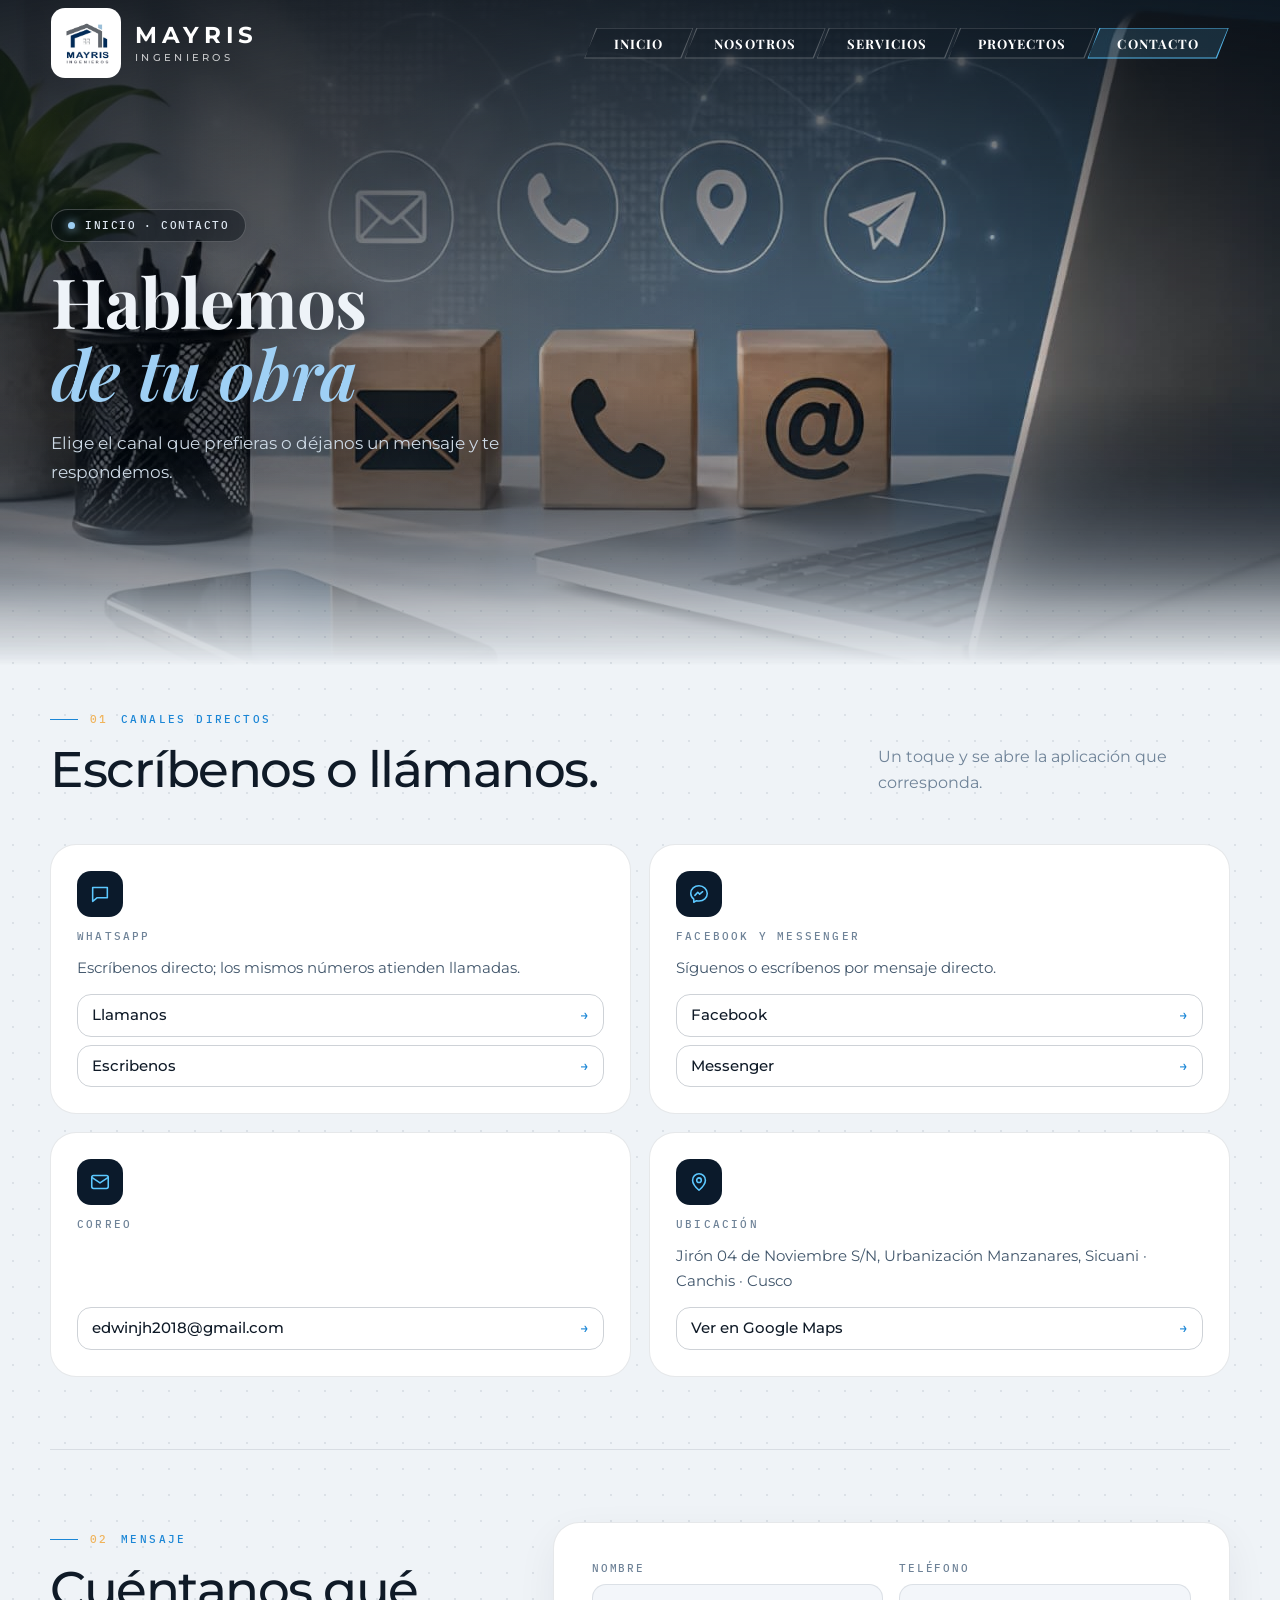
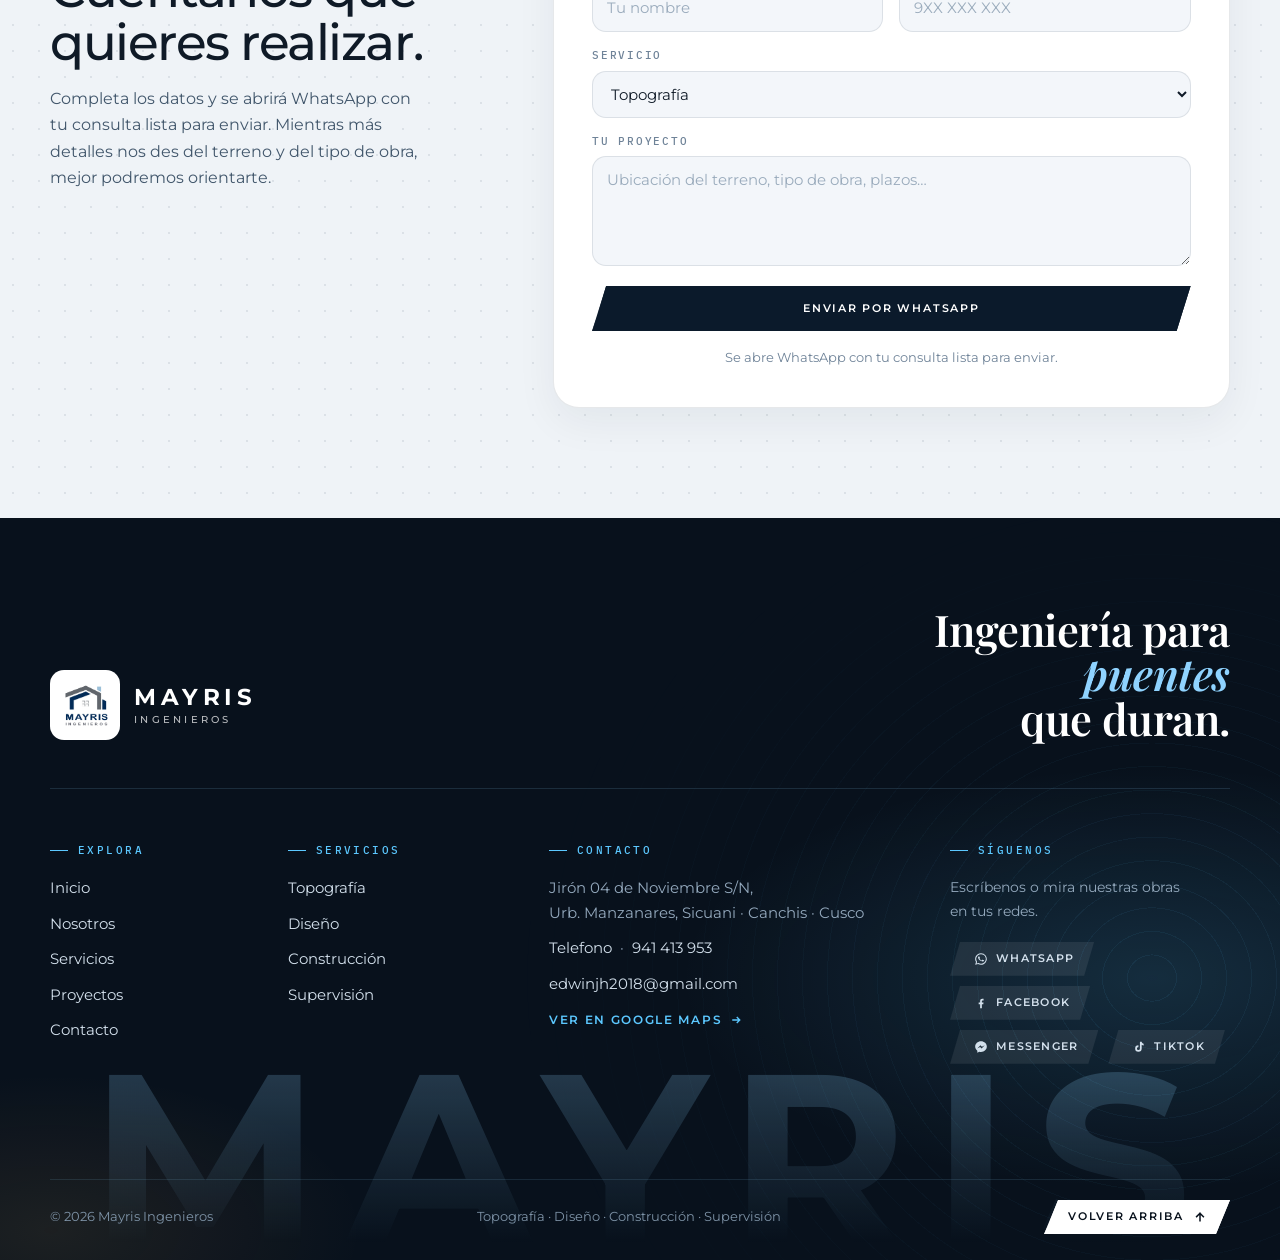
<file: contacto.html>
<!doctype html>
<html lang="es">
<head>
<meta charset="utf-8">
<meta name="viewport" content="width=device-width, initial-scale=1, viewport-fit=cover">
<title>Contacto | Mayris Ingenieros</title>
<meta name="description" content="Contacta a Mayris Ingenieros en Sicuani, Canchis – Cusco: WhatsApp, teléfono, correo y ubicación.">
<link rel="preconnect" href="https://fonts.googleapis.com">
<link rel="preconnect" href="https://fonts.gstatic.com" crossorigin>
<link rel="stylesheet" href="https://fonts.googleapis.com/css2?family=IBM+Plex+Mono:wght@400;500&family=Montserrat:wght@300;400;500;600;700&family=Playfair+Display:ital,wght@0,600;0,700;1,600&display=swap">
<link rel="stylesheet" href="style.css">
<link rel="stylesheet" href="pages.css">
</head>
<body data-page="contacto">

<div id="site-nav"></div>

<!-- ================= PORTADA ================= -->
<header class="hero hero-page" id="inicio">
  <img class="hero-bg" src="imagen/contacto.jpeg" alt="" decoding="async">
  <div class="hero-in">
    <div class="hero-top">
      <span class="pill"><i></i>Inicio · Contacto</span>
      <h1>Hablemos <br> <em>de tu obra</em></h1>
      <p class="lead">Elige el canal que prefieras o déjanos un mensaje y te respondemos.</p>
    </div>
  </div>
</header>

<main class="pg">

  <!-- ================= CANALES DIRECTOS ================= -->
  <section class="pg-section">
    <div class="pg-head">
      <div>
        <span class="kicker"><i>01</i> Canales directos</span>
        <h2>Escríbenos o llámanos.</h2>
      </div>
      <p>Un toque y se abre la aplicación que corresponda.</p>
    </div>

    <div class="channels">

      <div class="channel lift">
        <span class="ch-ico"><svg viewBox="0 0 24 24" aria-hidden="true"><path d="M4 5h16v11H9l-5 4z"/></svg></span>
        <span class="ch-label">WhatsApp</span>
        <p class="ch-text">Escríbenos directo; los mismos números atienden llamadas.</p>
        <div class="ch-links">
          <a href="https://wa.me/51941413953" target="_blank" rel="noopener">Llamanos</a>
          <a href="https://wa.me/51941413953" target="_blank" rel="noopener">Escribenos</a>
        </div>
      </div>

      <div class="channel lift">
        <span class="ch-ico"><svg viewBox="0 0 24 24" aria-hidden="true"><path d="M12 3C7 3 3 6.6 3 11.2c0 2.6 1.3 4.9 3.3 6.4V21l3-1.7c.9.2 1.8.4 2.7.4 5 0 9-3.6 9-8.2S17 3 12 3z"/><path d="M7.5 13.5l3.2-3.4 2 2 3.3-2.6"/></svg></span>
        <span class="ch-label">Facebook y Messenger</span>
        <p class="ch-text">Síguenos o escríbenos por mensaje directo.</p>
        <div class="ch-links">
          <a href="https://m.me/TU-PAGINA" data-social="facebook" target="_blank" rel="noopener">Facebook</a>
          <a href="https://m.me/TU-PAGINA" data-social="messenger" target="_blank" rel="noopener">Messenger</a>
        </div>
      </div>

      <div class="channel lift">
        <span class="ch-ico"><svg viewBox="0 0 24 24" aria-hidden="true"><rect x="3" y="5" width="18" height="14" rx="2"/><path d="M3 7l9 6 9-6"/></svg></span>
        <span class="ch-label">Correo</span>
        <div class="ch-links">
          <a href="mailto:edwinjh2018@gmail.com">edwinjh2018@gmail.com</a>
        </div>
      </div>

      <div class="channel lift">
        <span class="ch-ico"><svg viewBox="0 0 24 24" aria-hidden="true"><path d="M12 21s-7-6.2-7-11a7 7 0 0 1 14 0c0 4.8-7 11-7 11z"/><circle cx="12" cy="10" r="2.5"/></svg></span>
        <span class="ch-label">Ubicación</span>
        <p class="ch-text">Jirón 04 de Noviembre S/N, Urbanización Manzanares, Sicuani · Canchis · Cusco</p>
        <div class="ch-links">
          <a href="https://maps.app.goo.gl/4NQJXcA7vqoh6USq7" target="_blank" rel="noopener">Ver en Google Maps</a>
        </div>
      </div>

    </div>
  </section>

  <!-- ================= FORMULARIO (aparte) ================= -->
  <section class="pg-section divided" id="formulario">
    <div class="form-split">
      <div class="txt">
        <span class="kicker"><i>02</i> Mensaje</span>
        <h2>Cuéntanos qué quieres realizar.</h2>
        <p>Completa los datos y se abrirá WhatsApp con tu consulta lista para enviar. Mientras más detalles nos des del terreno y del tipo de obra, mejor podremos orientarte.</p>
      </div>

      <form class="c-form" id="quote" autocomplete="on">
        <div class="row2">
          <label for="nombre">Nombre<input id="nombre" name="nombre" type="text" placeholder="Tu nombre"></label>
          <label for="tel">Teléfono<input id="tel" name="tel" type="tel" placeholder="9XX XXX XXX"></label>
        </div>
        <label for="servicio">Servicio
          <select id="servicio" name="servicio">
            <option>Topografía</option><option>Diseño</option><option>Construcción</option><option>Supervisión</option><option>Aún no lo sé</option>
          </select>
        </label>
        <label for="msg">Tu proyecto<textarea id="msg" name="msg" placeholder="Ubicación del terreno, tipo de obra, plazos…"></textarea></label>
        <a class="btn btn-solid" id="send" href="https://wa.me/51941413953" target="_blank" rel="noopener">Enviar por WhatsApp</a>
        <p class="hint">Se abre WhatsApp con tu consulta lista para enviar.</p>
      </form>
    </div>
  </section>

</main>

<div id="site-footer"></div>

<script src="layout.js"></script>
<script src="script.js"></script>
</body>
</html>
</file>
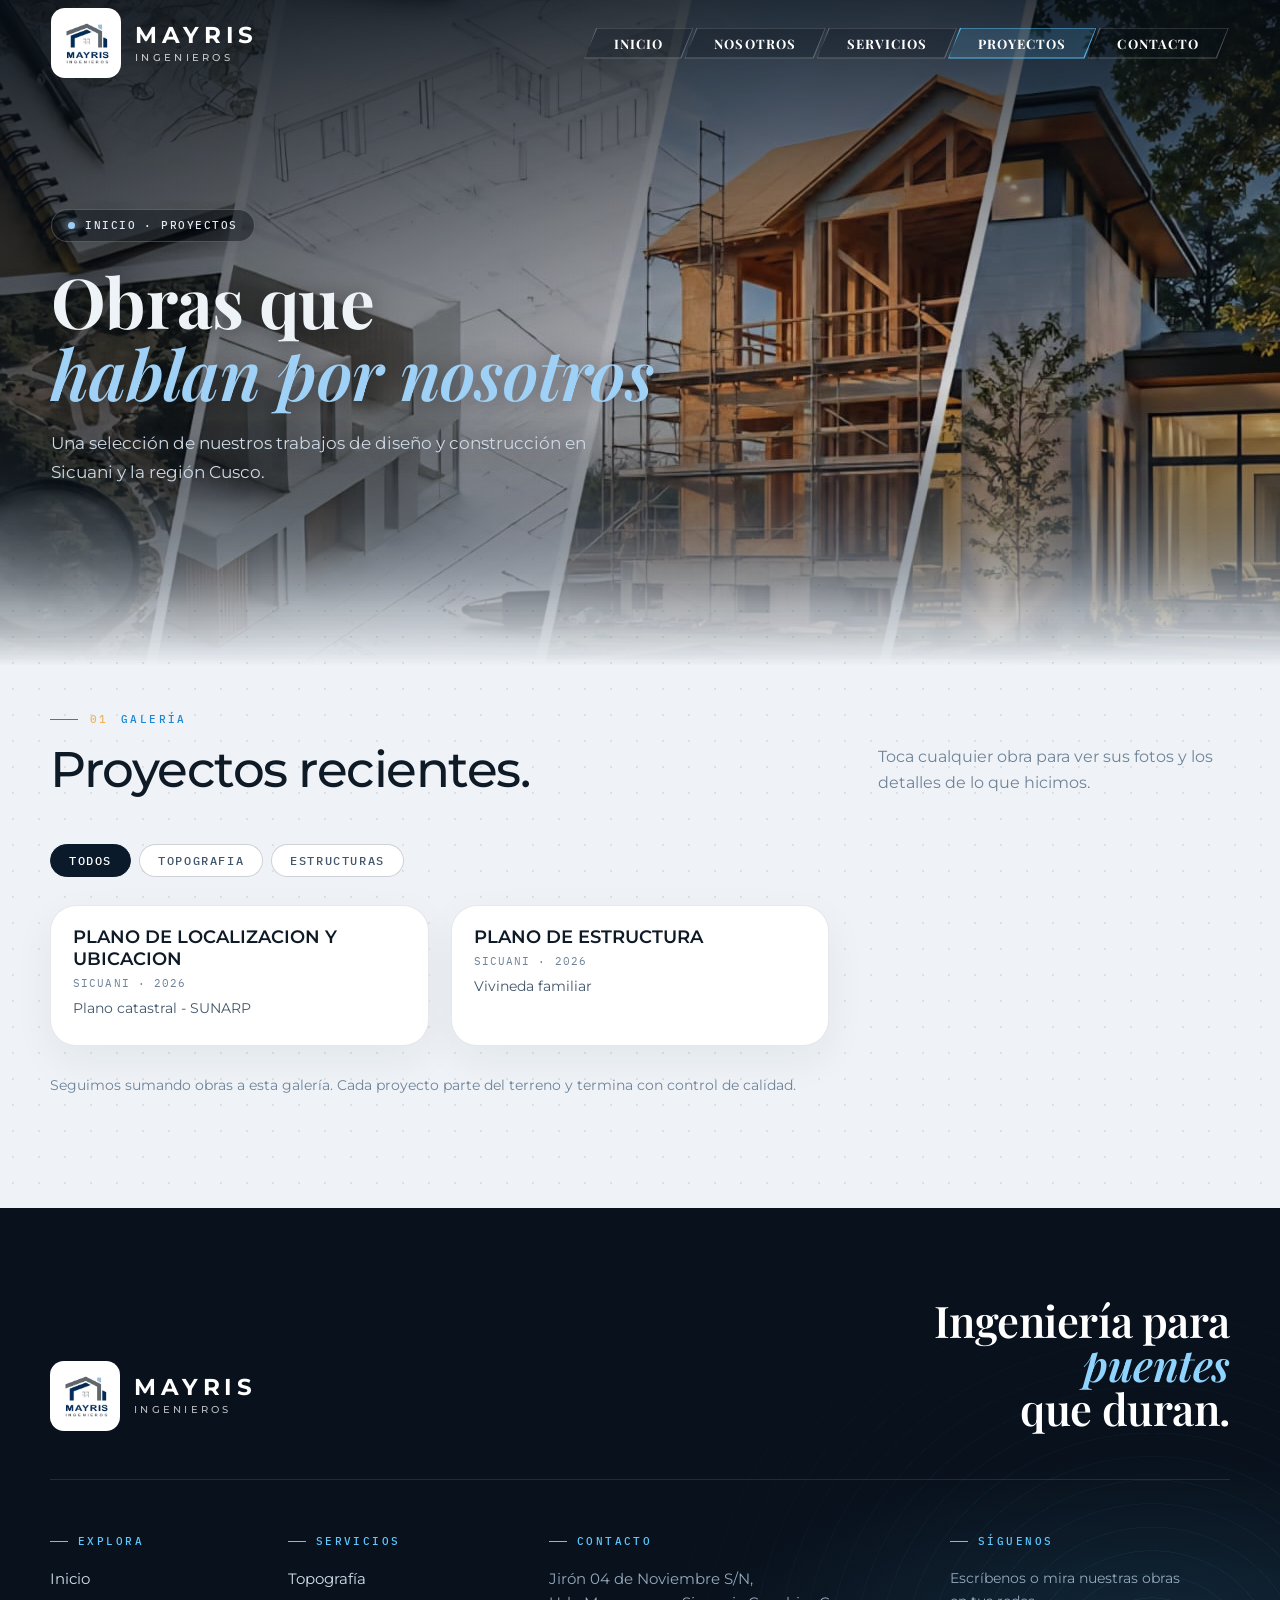
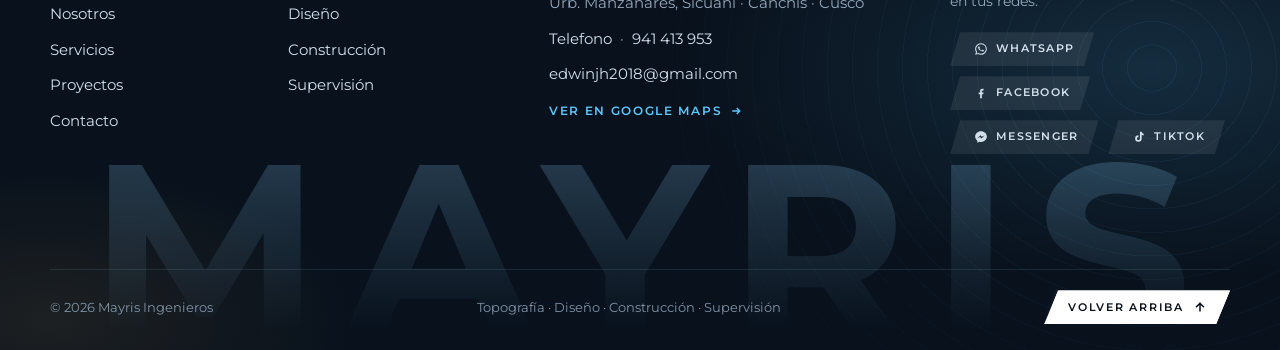
<file: proyectos.html>
<!doctype html>
<html lang="es">
<head>
<meta charset="utf-8">
<meta name="viewport" content="width=device-width, initial-scale=1, viewport-fit=cover">
<title>Proyectos | Mayris Ingenieros</title>
<meta name="description" content="Obras de diseño y construcción de Mayris Ingenieros en Sicuani y la región Cusco.">
<link rel="preconnect" href="https://fonts.googleapis.com">
<link rel="preconnect" href="https://fonts.gstatic.com" crossorigin>
<link rel="stylesheet" href="https://fonts.googleapis.com/css2?family=IBM+Plex+Mono:wght@400;500&family=Montserrat:wght@300;400;500;600;700&family=Playfair+Display:ital,wght@0,600;0,700;1,600&display=swap">
<link rel="stylesheet" href="style.css">
<link rel="stylesheet" href="pages.css">
</head>
<body data-page="proyectos">

<div id="site-nav"></div>

<!-- ================= PORTADA ================= -->
<header class="hero hero-page" id="inicio">
  <img class="hero-bg" src="imagen/proyectos.jpeg" alt="" decoding="async">
  <div class="hero-in">
    <div class="hero-top">
      <span class="pill"><i></i>Inicio · Proyectos</span>
      <h1>Obras que <br> <em>hablan por nosotros</em></h1>
      <p class="lead">Una selección de nuestros trabajos de diseño y construcción en Sicuani y la región Cusco.</p>
    </div>
  </div>
</header>

<main class="pg">

  <section class="pg-section">
    <div class="pg-head">
      <div>
        <span class="kicker"><i>01</i> Galería</span>
        <h2>Proyectos recientes.</h2>
      </div>
      <p>Toca cualquier obra para ver sus fotos y los detalles de lo que hicimos.</p>
    </div>

    <!-- Los filtros, las tarjetas y la galería se arman solos desde data.js -->
    <div class="filters" id="filters" role="group" aria-label="Filtrar por categoría"></div>
    <div class="card-grid c3" id="projects-grid"></div>
    <p class="note" id="projects-empty" hidden>No hay proyectos en esta categoría todavía.</p>
    <p class="note">Seguimos sumando obras a esta galería. Cada proyecto parte del terreno y termina con control de calidad.</p>
  </section>

</main>

<div id="site-footer"></div>

<script src="layout.js"></script>
<script src="data.js"></script>
<script src="render.js"></script>
</body>
</html>
</file>
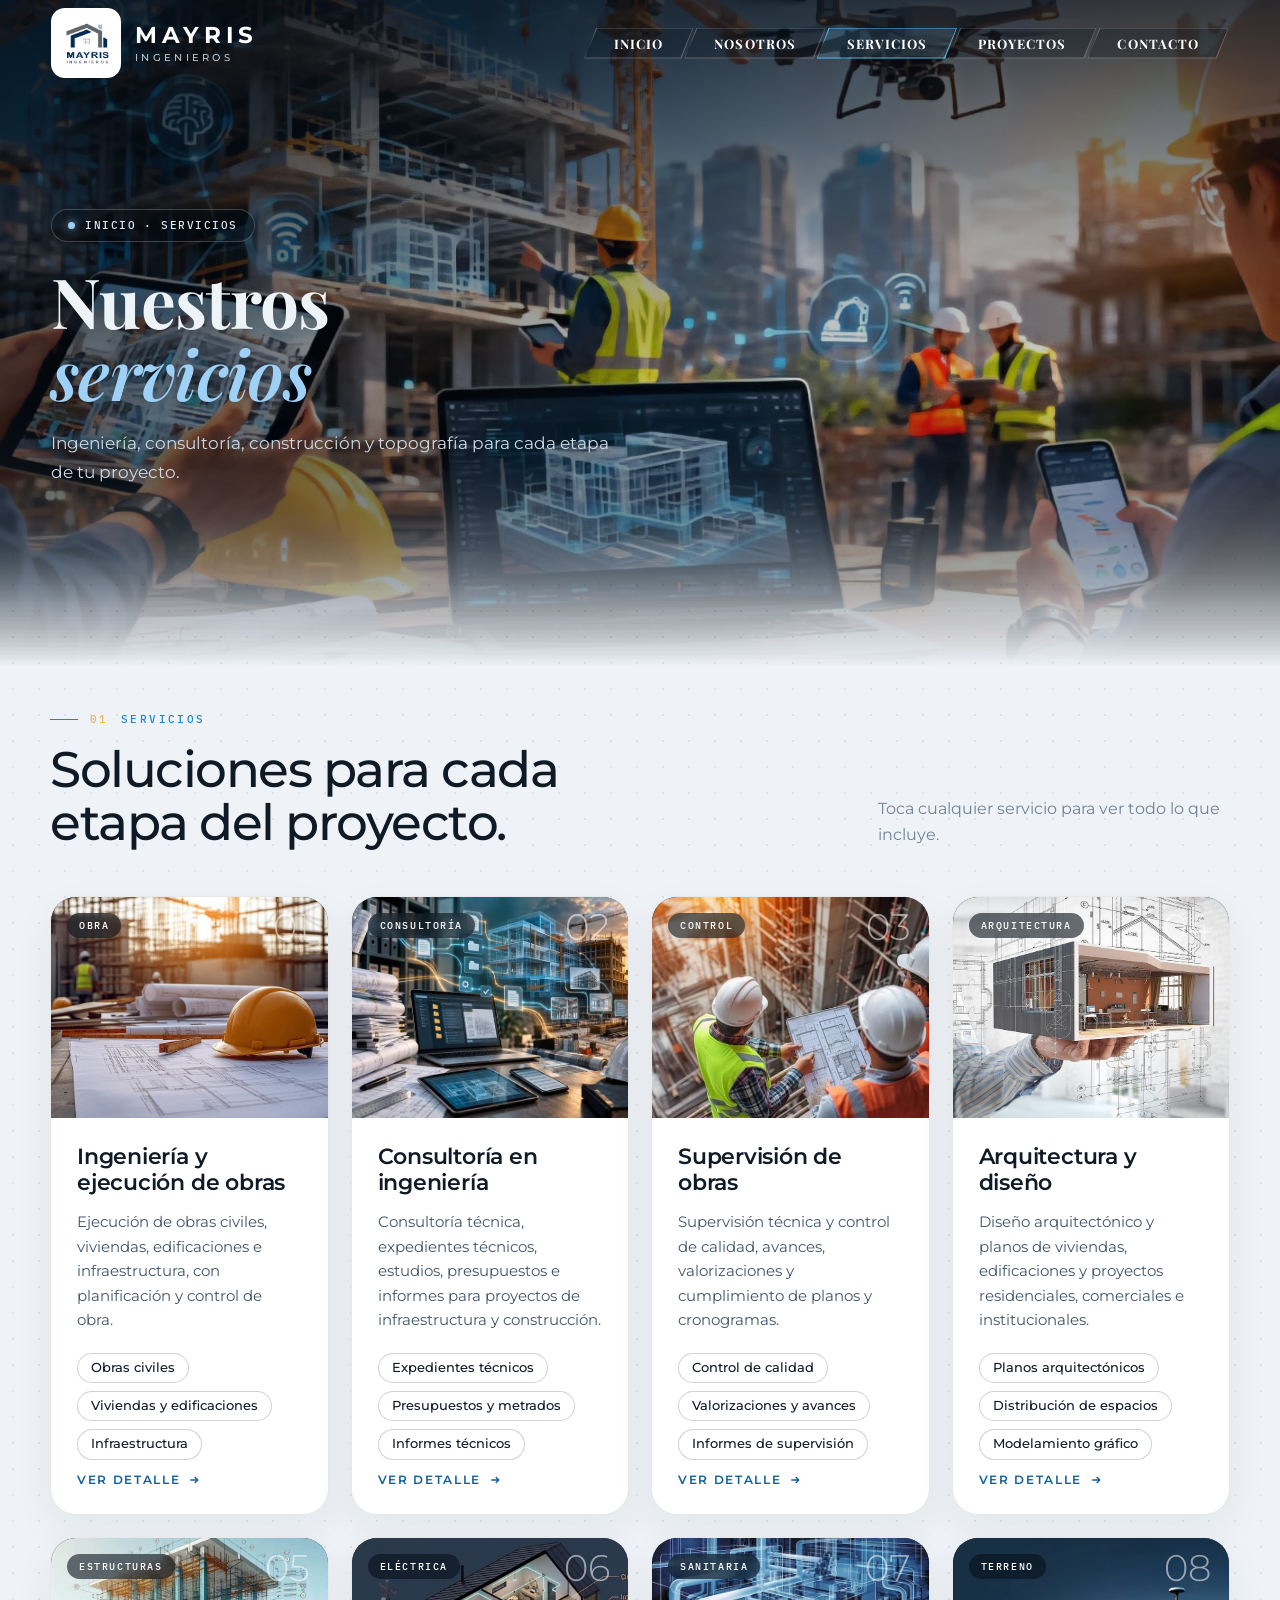
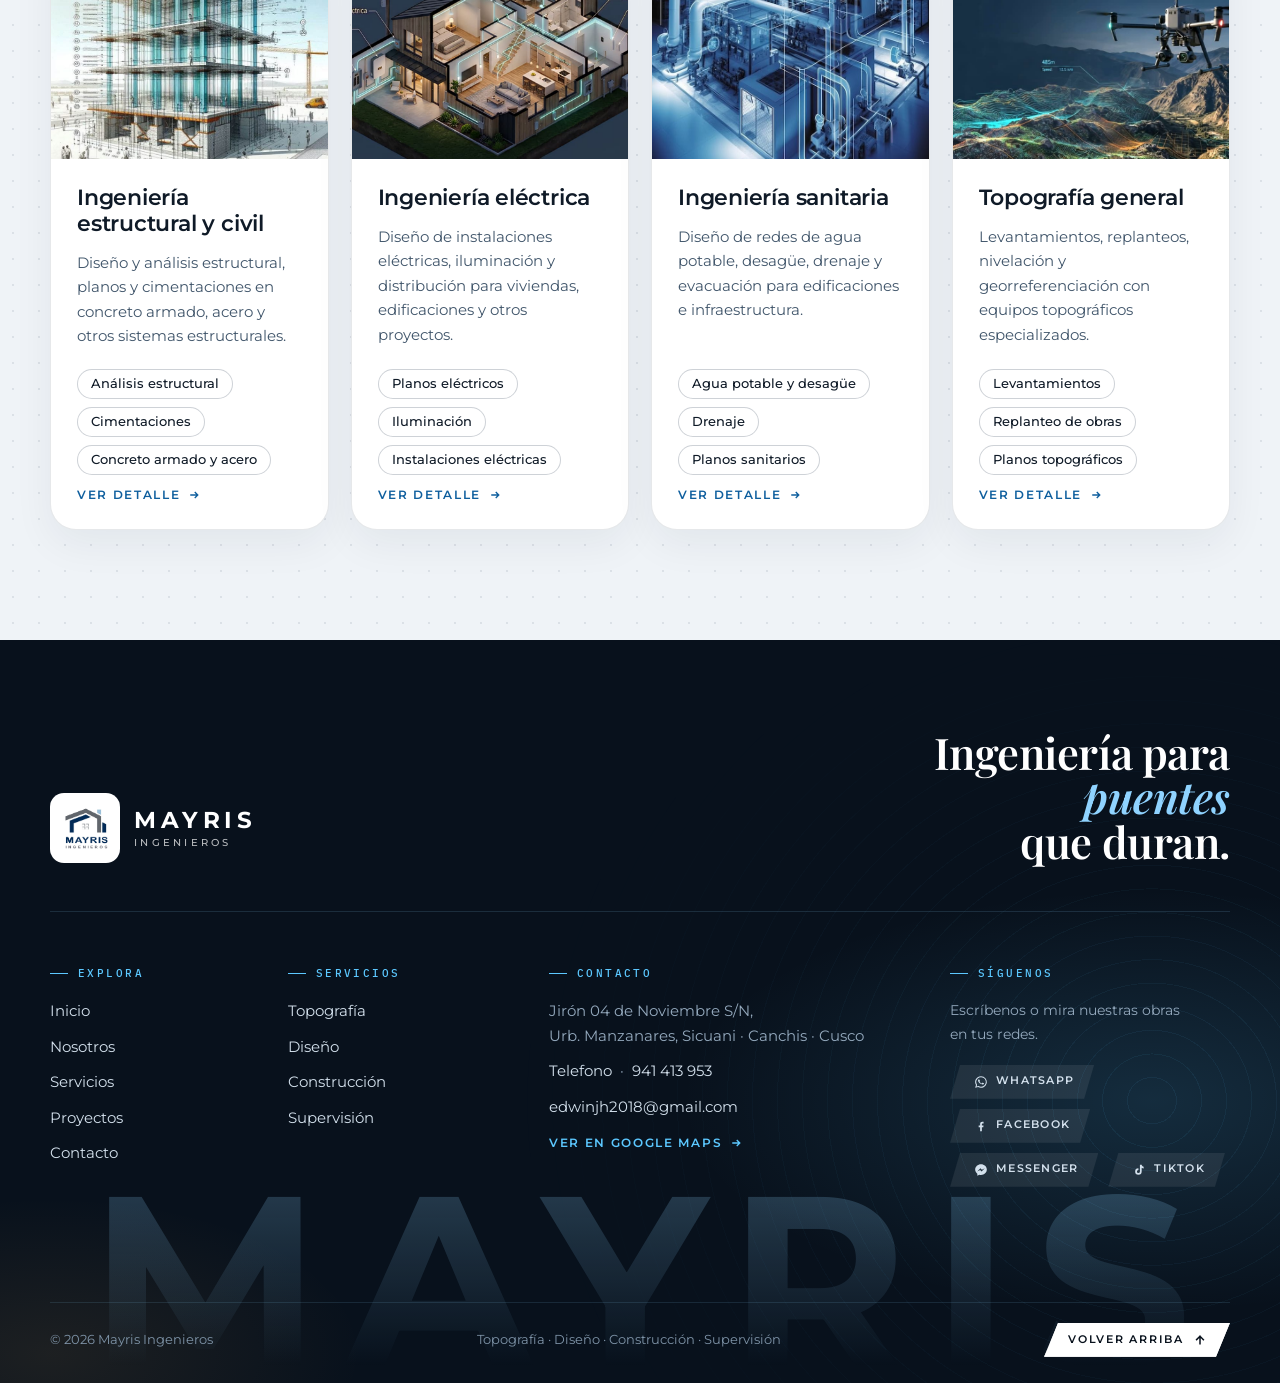
<file: servicios.html>
<!doctype html>
<html lang="es">
<head>
<meta charset="utf-8">
<meta name="viewport" content="width=device-width, initial-scale=1, viewport-fit=cover">
<title>Servicios | Mayris Ingenieros</title>
<meta name="description" content="Ingeniería y ejecución de obras, consultoría, supervisión, arquitectura, ingeniería estructural, eléctrica y sanitaria, y topografía en general.">
<link rel="preconnect" href="https://fonts.googleapis.com">
<link rel="preconnect" href="https://fonts.gstatic.com" crossorigin>
<link rel="stylesheet" href="https://fonts.googleapis.com/css2?family=IBM+Plex+Mono:wght@400;500&family=Montserrat:wght@300;400;500;600;700&family=Playfair+Display:ital,wght@0,600;0,700;1,600&display=swap">
<link rel="stylesheet" href="style.css">
<link rel="stylesheet" href="pages.css">
</head>
<body data-page="servicios">

<div id="site-nav"></div>

<!-- ================= PORTADA ================= -->
<header class="hero hero-page" id="inicio">
  <!-- ✏️ FONDO DE ESTA PÁGINA: cambia aquí la imagen (src) -->
  <img class="hero-bg" src="imagen/servicios.jpeg" alt="" decoding="async">
  <div class="hero-in">
    <div class="hero-top">
      <span class="pill"><i></i>Inicio · Servicios</span>
      <h1>Nuestros <br> <em>servicios</em></h1>
      <p class="lead">Ingeniería, consultoría, construcción y topografía para cada etapa de tu proyecto.</p>
    </div>
  </div>
</header>

<main class="pg">

  <section class="pg-section">
    <div class="pg-head">
      <div>
        <span class="kicker"><i>01</i> Servicios</span>
        <h2>Soluciones para cada etapa del proyecto.</h2>
      </div>
      <p>Toca cualquier servicio para ver todo lo que incluye.</p>
    </div>

    <!-- Las tarjetas se arman solas desde servicios-data.js -->
    <div class="card-grid c4" id="services-grid"></div>
  </section>

</main>

<div id="site-footer"></div>

<script src="layout.js"></script>
<script src="servicios-data.js"></script>
<script src="render.js"></script>
</body>
</html>
</file>
<file: style.css>
/* Reset mínimo */
body { margin: 0; }
img { max-width: 100%; }

/* =========================================================
   Portada oscura con foto + resto en blanco.
   Acento azul ingeniería. Playfair + Montserrat.
   ========================================================= */
:root {
  --ink: #0d1620;
  --paper: #f4f7fa;

  --text: #14202c;
  --soft: #3d5165;
  --muted: #6b7f93;

  --line: rgba(20, 40, 62, .12);
  --line-strong: rgba(20, 40, 62, .24);

  --blue: #2f7bb3;
  --blue-deep: #1d5680;
  --blue-light: #8cc6f2;

  /* Gris pizarra para las secciones nuevas */
  --slate: #5f7088;
  --slate-deep: #3f4d62;

  --edge-pad: clamp(20px, 4vw, 64px);   /* margen lateral de navbar y portada */
  --edge-max: 1500px;                   /* ancho máximo de navbar y portada */

  --display: "Playfair Display", Georgia, "Times New Roman", serif;
  --body: "Montserrat", "Helvetica Neue", Arial, sans-serif;
  --mono: "IBM Plex Mono", ui-monospace, "SFMono-Regular", Menlo, monospace;
  color-scheme: light;
}
* { box-sizing: border-box; }
html { scroll-behavior: smooth; scroll-padding-top: 110px; }
body {
  background: #fff;
  color: var(--text);
  font-family: var(--body);
  font-size: 16px;
  line-height: 1.65;
  padding-left: max(16px, env(safe-area-inset-left, 0px));
  padding-right: max(16px, env(safe-area-inset-right, 0px));
  overflow-x: hidden;
}
a { color: inherit; }
:focus-visible { outline: 2px solid var(--blue-light); outline-offset: 4px; }
.wrap { max-width: 1180px; margin: 0 auto; }

/* ===================== NAVBAR ===================== */
.nav {
  position: fixed; inset: 0 0 auto; z-index: 50;
  padding-top: env(safe-area-inset-top, 0px);
  padding-inline: var(--edge-pad);
  background: transparent;
  border-bottom: 1px solid transparent;
  transition: background .35s ease, border-color .35s ease, box-shadow .35s ease;
}
/* Cuando la portada ya terminó: gris pizarra suave */
.nav.is-scrolled {
  background: rgba(66, 78, 92, .94);
  -webkit-backdrop-filter: blur(12px) saturate(120%);
  backdrop-filter: blur(12px) saturate(120%);
  border-bottom-color: rgba(255, 255, 255, .14);
  box-shadow: 0 6px 22px rgba(20, 32, 46, .16);
}
.nav-in {
  max-width: var(--edge-max); margin: 0 auto;
  display: flex; align-items: center; gap: 26px;
  min-height: 86px;
}

/* Marca */
.brand {
  display: flex; align-items: center; gap: 14px;
  text-decoration: none; margin-right: auto; color: #fff;
}
.brand svg { width: 28px; height: 42px; flex: none; }
.brand b {
  display: block; font-weight: 700;
  font-size: clamp(1.15rem, 1.8vw, 1.5rem);
  letter-spacing: .2em; line-height: 1;
}
.brand small {
  display: block; margin-top: 6px;
  font-size: .6rem; font-weight: 500;
  letter-spacing: .34em; line-height: 1;
  color: rgba(255, 255, 255, .75);
}

/* ========== ENLACES: botones unidos con solapado ========== */
.links {
  display: flex;
  align-items: center;
  gap: 2;                                /* sin espacio entre botones */
  list-style: none;
  margin: 0;
  padding: 0;
}
.links li { position: relative; }
.links li + li { margin-left: -9px; }    /* solapa ligera: se ven más unidos */
.links li:hover { z-index: 3; }          /* el hover queda por encima del siguiente */

/* ===================== BOTONES PUNTIAGUDOS =====================
   Paralelogramo de esquinas filosas, inclinado a la derecha.
   --sk = cuánto se inclina (más alto = más puntiagudo).          */
.links a, .btn {
  --sk: 14px;                            /* valor por defecto (botones de la página) */
  --edge: rgba(255, 255, 255, .5);
  --fill: rgba(255, 255, 255, .07);
  --label: #fff;
  --shape: polygon(var(--sk) 0, 100% 0, calc(100% - var(--sk)) 100%, 0 100%);
  --ring: polygon(evenodd,
      var(--sk) 0, 100% 0, calc(100% - var(--sk)) 100%, 0 100%,
      calc(var(--sk) + 1px) 1px, calc(100% - 1px) 1px, calc(100% - var(--sk) - 1px) calc(100% - 1px), 1px calc(100% - 1px));

  position: relative; isolation: isolate;
  display: inline-flex; align-items: center; justify-content: center; gap: 10px;
  padding: 9px 25px;
  font: 600 11px/1 var(--body);
  letter-spacing: .16em; text-transform: uppercase;
  text-decoration: none; white-space: nowrap;
  color: var(--label);
  background: none; border: 0; border-radius: 0; cursor: pointer;
  transition: transform .2s, color .2s;
}
.links a::before, .links a::after,
.btn::before, .btn::after { content: ""; position: absolute; inset: 0; pointer-events: none; }
.links a::after, .btn::after   { z-index: -2; background: var(--fill); clip-path: var(--shape); }  /* relleno */
.links a::before, .btn::before { z-index: -1; background: var(--edge); clip-path: var(--ring); }   /* borde */
.links a:hover, .btn:hover { transform: translateY(-1px); }

/* ========== Navbar: más delgados y con borde tenue ========== */
.links a {
  --sk: 12px;                            /* inclinación proporcionada al alto */
  --edge: rgba(255, 255, 255, .26);      /* borde suave, apenas visible */
  --fill: rgba(10, 20, 31, .30);         /* fondo semitransparente */
  padding: 9px 30px;                     /* más delgados que los 14px de antes */
  font: 700 13px/1 var(--display);       /* letra serif en mayúsculas */
  letter-spacing: .08em;
}
.links a:hover {
  --edge: rgba(255, 255, 255, .55);      /* al pasar el mouse sí se marca un poco */
  --fill: rgba(255, 255, 255, .15);
}

/* Estado del navbar al bajar: mismo borde suave */
.nav.is-scrolled .links a {
  --edge: rgba(255, 255, 255, .20);
  --fill: rgba(255, 255, 255, .06);
}
.nav.is-scrolled .links a:hover {
  --edge: rgba(255, 255, 255, .5);
  --fill: rgba(255, 255, 255, .16);
}

/* Botón de la portada (contorno claro) */
.btn-line { --edge: rgba(255, 255, 255, .75); --fill: transparent; }
.btn-line:hover { --fill: rgba(255, 255, 255, .22); --edge: #fff; }

/* Botón sólido (formulario y "Volver arriba") */
.btn-solid { --edge: var(--ink); --fill: var(--ink); --label: #fff; }
.btn-solid:hover { --edge: var(--blue-deep); --fill: var(--blue-deep); }
.btn svg { flex: none; }

/* ===================== PORTADA ===================== */
.hero {
  position: relative; overflow: hidden; isolation: isolate;
  margin-inline: calc(50% - 50vw);
  min-height: 100svh;
  display: flex; flex-direction: column;
  padding-inline: var(--edge-pad);
  background: linear-gradient(180deg, #0a1220 0%, #223650 55%, #3d5570 100%);
  color: #eef3f8;
  /* dentro de la portada todo es claro */
  --text: #eef3f8;
  --soft: #cdd9e5;
  --muted: #aebfd0;
  --line: rgba(255, 255, 255, .22);
  --line-strong: rgba(255, 255, 255, .55);
  --blue: #9fd0f5;
}
.hero-bg {
  position: absolute; inset: 0; z-index: -2;
  width: 100%; height: 100%; max-width: none;
  object-fit: cover; object-position: center;  /* prueba "right center" o "center top" */
}
.hero::before {
  content: ""; position: absolute; inset: 0; z-index: -1;
  background:
    linear-gradient(180deg,
      rgba(7, 14, 22, .82) 0%,
      rgba(7, 14, 22, .30) 42%,
      rgba(7, 14, 22, .18) 58%,
      rgba(7, 14, 22, .86) 100%),
    linear-gradient(90deg, rgba(7, 14, 22, .55) 0%, rgba(7, 14, 22, 0) 62%);
}
.hero-in {
  flex: 1; width: 100%; max-width: var(--edge-max); margin: 0 auto;
  display: flex; flex-direction: column; justify-content: space-between;
  gap: clamp(48px, 10vh, 110px);
  padding-top: clamp(130px, 16vh, 180px);
  padding-bottom: clamp(48px, 8vh, 84px);
}

/* Título: arriba a la izquierda */
.hero-top { max-width: min(800px, 100%); }
.pill {
  display: inline-flex; align-items: center; gap: 10px;
  border: 1px solid var(--line); background: rgba(9, 16, 24, .45);
  border-radius: 999px; padding: 8px 16px;
  font: 500 10.5px/1.4 var(--mono);
  letter-spacing: .14em; text-transform: uppercase; color: #dfe9f3;
}
.pill i { width: 7px; height: 7px; border-radius: 50%; background: #9fd0f5; box-shadow: 0 0 10px #9fd0f5; }

h1 {
  font-family: var(--display); font-weight: 700;
  font-size: clamp(2.3rem, 5.4vw, 4.4rem);
  line-height: 1.05; letter-spacing: -.01em;
  margin: 22px 0 0; text-wrap: balance;
}
h1 em { font-style: italic; font-weight: 600; color: var(--blue); }

/* Párrafo y botón: abajo a la derecha */
.hero-bottom {
  margin-left: auto; width: min(470px, 100%);
  display: flex; flex-direction: column; align-items: flex-end;
  gap: 24px; text-align: right;
}
.hero-bottom .lead {
  margin: 0; max-width: 34ch;
  color: var(--soft); font-size: clamp(1rem, 1.35vw, 1.08rem); text-align: right;
}
.coords {
  width: 100%; padding-top: 18px; border-top: 1px solid var(--line);
  display: flex; flex-wrap: wrap; justify-content: flex-end; gap: 8px 24px;
  font: 400 11.5px/1.5 var(--mono); letter-spacing: .1em; color: var(--muted);
}
.coords b { color: #fff; font-weight: 500; }

/* =========================================================
   SECCIONES (FONDO BLANCO) — estilo nuevo
   Bloques superpuestos, celdas con borde, puntos y gris/azul
   ========================================================= */
section { padding-block: clamp(64px, 9vw, 112px); position: relative; }
.eyebrow {
  font: 500 11px/1.4 var(--mono); letter-spacing: .22em; text-transform: uppercase;
  color: var(--blue); margin: 0 0 14px;
}
h2 {
  font-family: var(--display); font-weight: 600;
  font-size: clamp(1.9rem, 3.6vw, 2.9rem); line-height: 1.12;
  margin: 0; max-width: 16em; text-wrap: balance; color: var(--text);
}
.sec-head { display: grid; gap: 16px; margin-bottom: clamp(36px, 5vw, 56px); position: relative; }
.sec-head p { color: var(--muted); max-width: 42em; margin: 0; }
.sec-head .eyebrow { margin: 0; }

/* Cuadrícula de puntos 3×3 (detalle de las plantillas) */
.dots {
  display: block; width: 48px; height: 48px;
  background: radial-gradient(circle, var(--slate-deep) 3.2px, transparent 3.7px) 0 0 / 16px 16px;
}

/* Celdas con borde (estilo tablero de datos) */
.cells {
  display: grid; grid-template-columns: repeat(3, 1fr);
  border: 1px solid var(--line-strong); background: #fff;
}
.cell { min-width: 0; padding: 26px 22px; border-right: 1px solid var(--line-strong); text-align: center; }
.cell:last-child { border-right: 0; }
.cell b {
  display: block; font: 700 2.3rem/1 var(--display); color: var(--text); margin-bottom: 12px;
}
.cell span {
  font: 500 11px/1.5 var(--mono); letter-spacing: .16em; text-transform: uppercase; color: var(--muted);
}

/* ===================== NOSOTROS ===================== */
.about-grid {
  display: grid; grid-template-columns: 1fr 1.05fr 1fr;
  align-items: center;
}
.about-grid > * { min-width: 0; }

.about-photo {
  position: relative; z-index: 1;
  height: 470px; overflow: hidden;
  border-radius: 16px 0 0 16px;
  background: var(--ink);
}
.about-photo img {
  width: 100%; height: 100%; object-fit: cover; object-position: center; display: block;
  filter: saturate(.85);
}
.about-photo::after {
  content: ""; position: absolute; inset: 0;
  background: linear-gradient(180deg, rgba(63, 77, 98, .1), rgba(20, 32, 46, .55));
}

.about-card {
  position: relative; z-index: 2;
  margin-inline: -30px;
  padding: 48px 40px 44px;
  border-radius: 16px;
  background: var(--slate); color: #fff;
  box-shadow: 0 28px 60px rgba(31, 44, 62, .28);
  display: grid; gap: 16px; justify-items: start;
}
.about-card h3 {
  margin: 0; font: 700 clamp(1.9rem, 3vw, 2.5rem)/1.1 var(--display); color: #fff;
}
.about-card p { margin: 0; color: rgba(255, 255, 255, .88); font-size: .95rem; }
.about-card .btn { margin-top: 10px; --edge: rgba(255, 255, 255, .8); }

.about-why {
  position: relative; z-index: 1;
  padding: 38px 36px 38px calc(30px + 36px);
  border-radius: 0 16px 16px 0;
  background: #fff;
  box-shadow: 0 18px 46px rgba(16, 34, 54, .12);
}
.about-why h3 { margin: 0; font: 700 1.25rem/1.2 var(--body); color: var(--ink); }
.why-intro { margin: 12px 0 22px; color: var(--muted); font-size: .9rem; }
.why-list { list-style: none; margin: 0; padding: 0; display: grid; gap: 20px; }
.why-list li { display: flex; gap: 14px; align-items: flex-start; }
.why-list .ico {
  flex: none; display: grid; place-items: center;
  width: 40px; height: 40px; border-radius: 9px;
  background: var(--blue-deep); color: #fff;
}
.why-list svg { width: 20px; height: 20px; fill: none; stroke: currentColor; stroke-width: 1.8; stroke-linecap: round; stroke-linejoin: round; }
.why-list b { display: block; font-size: .98rem; font-weight: 600; color: var(--ink); line-height: 1.3; }
.why-list li div span { display: block; margin-top: 3px; font-size: .84rem; color: var(--muted); line-height: 1.5; }

/* Equipo en celdas */
.cells-about { margin-top: clamp(40px, 5vw, 64px); }
.cells-about .cell { text-align: left; display: flex; align-items: center; padding: 22px; }
.person { display: flex; gap: 16px; align-items: center; }
.avatar {
  flex: none; width: 52px; height: 52px; border-radius: 50%;
  display: grid; place-items: center;
  font: 600 1.1rem var(--display); color: #fff;
  background: linear-gradient(140deg, var(--blue-light), var(--blue));
}
.person h3 { margin: 0; font-size: .98rem; font-weight: 600; line-height: 1.3; }
.person span { color: var(--muted); font: 500 10.5px/1.4 var(--mono); letter-spacing: .14em; text-transform: uppercase; }
.cip { display: flex; gap: 14px; align-items: center; color: var(--muted); font-size: .86rem; }
.cip svg { flex: none; width: 34px; height: 34px; }

/* ===================== SERVICIOS ===================== */
.band {
  position: relative; overflow: hidden;
  background: var(--paper); border-block: 1px solid var(--line);
  margin-inline: calc(50% - 50vw);
  padding-inline: max(20px, env(safe-area-inset-left, 0px)) max(20px, env(safe-area-inset-right, 0px));
}
.band .contours { position: absolute; inset: 0; width: 100%; height: 100%; opacity: .7; pointer-events: none; }
.band .wrap { position: relative; }

.svc-tabs { max-width: 860px; }
.tabs {
  display: flex; gap: clamp(14px, 4vw, 44px);
  border-bottom: 1px solid var(--line-strong);
  overflow-x: auto; scrollbar-width: none;
}
.tabs::-webkit-scrollbar { display: none; }
.tab {
  position: relative; flex: none;
  appearance: none; background: none; border: 0; cursor: pointer;
  padding: 0 2px 16px;
  font: 500 12px/1 var(--mono); letter-spacing: .2em; text-transform: uppercase;
  color: var(--muted);
  transition: color .2s;
}
.tab:hover { color: var(--text); }
.tab[aria-selected="true"] { color: var(--ink); font-size: 14px; font-weight: 500; }
.tab[aria-selected="true"]::after {
  content: ""; position: absolute; left: 0; right: 0; bottom: -1px; height: 3px;
  background: linear-gradient(90deg, var(--blue), var(--slate));
}

.panels { padding-top: clamp(30px, 4vw, 48px); }
.panel { display: none; }
.panel.is-active { display: block; }
.panel-head {
  display: flex; justify-content: space-between; align-items: baseline;
  flex-wrap: wrap; gap: 8px 20px;
}
.panel-head h3 {
  margin: 0; font: 600 clamp(1.5rem, 3vw, 2.1rem)/1.1 var(--display); color: var(--ink);
}
.panel .tag { font: 500 11px/1.4 var(--mono); letter-spacing: .24em; text-transform: uppercase; color: var(--slate); }
.panel > p { margin: 18px 0 30px; max-width: 52ch; color: var(--soft); }

.controls {
  display: grid; grid-template-columns: 1fr 64px 64px;
  border: 1px solid var(--line-strong); border-top: 0; background: #fff;
}
.go {
  display: grid; place-items: center; padding: 18px 14px;
  font: 700 15px/1 var(--display); letter-spacing: .08em; text-transform: uppercase;
  text-decoration: none; color: var(--blue-deep);
  transition: background .2s, color .2s;
}
.go:hover { background: var(--slate); color: #fff; }
.arrow {
  appearance: none; border: 0; border-left: 1px solid var(--line-strong);
  background: none; cursor: pointer; color: var(--slate);
  display: grid; place-items: center;
  transition: background .2s, color .2s;
}
.arrow:hover { background: var(--blue-deep); color: #fff; }

/* ===================== PROYECTOS ===================== */
.projects { display: grid; grid-template-columns: repeat(3, 1fr); gap: 36px 30px; counter-reset: p; }
.proj {
  counter-increment: p;
  position: relative; isolation: isolate;
  min-width: 0; margin: 0 0 20px 20px;
  background: #fff;
  box-shadow: 0 16px 38px rgba(16, 34, 54, .1);
}
/* Bloque de color desplazado detrás de la foto */
.proj::before {
  content: ""; position: absolute; z-index: -1;
  left: -20px; bottom: -20px; width: 62%; height: 62%;
  background: var(--slate);
}
.proj:nth-child(2)::before { background: var(--blue-deep); }
.proj:nth-child(3)::before { background: var(--slate-deep); }
.proj svg { display: block; width: 100%; height: auto; aspect-ratio: 4 / 3; }
.proj figcaption {
  position: relative;
  padding: 18px 20px 20px 78px;
  display: grid; gap: 4px;
  border-top: 3px solid var(--blue);
}
.proj figcaption::before {
  content: counter(p, decimal-leading-zero);
  position: absolute; left: 20px; top: 14px;
  font: 700 2rem/1 var(--display); color: var(--slate); opacity: .55;
}
.proj figcaption b { font-weight: 600; font-size: .97rem; line-height: 1.3; }
.proj figcaption span { font: 400 10.5px/1.4 var(--mono); letter-spacing: .1em; text-transform: uppercase; color: var(--muted); }

/* ===================== CONTACTO ===================== */
.contact { display: grid; grid-template-columns: 1fr 1.15fr; align-items: center; }
.contact > * { min-width: 0; }

.contact-info {
  position: relative; z-index: 2;
  margin-right: -30px;
  padding: 52px 44px 52px 40px;
  border-radius: 16px;
  background: var(--slate); color: #fff;
  box-shadow: 0 28px 60px rgba(31, 44, 62, .28);
}
.contact-info .eyebrow { color: var(--blue-light); }
.contact-info h2 { color: #fff; font-size: clamp(1.8rem, 3vw, 2.4rem); }
.info { display: grid; gap: 22px; margin: 30px 0 0; }
.info dt { font: 500 11px/1.4 var(--mono); letter-spacing: .2em; text-transform: uppercase; color: var(--blue-light); margin-bottom: 6px; }
.info dd { margin: 0; color: rgba(255, 255, 255, .9); overflow-wrap: anywhere; }
.info dd a { text-decoration: none; border-bottom: 1px solid rgba(255, 255, 255, .4); }
.info dd a:hover { border-color: #fff; color: #fff; }

form {
  display: grid; gap: 16px;
  padding: clamp(24px, 3vw, 38px) clamp(24px, 3vw, 38px) clamp(24px, 3vw, 38px) calc(30px + clamp(24px, 3vw, 38px));
  border: 1px solid var(--line); border-radius: 0 16px 16px 0; background: #fff;
  box-shadow: 0 18px 46px rgba(16, 34, 54, .12);
}
.row2 { display: grid; grid-template-columns: 1fr 1fr; gap: 16px; }
.row2 > * { min-width: 0; }
label { display: grid; gap: 7px; font: 500 11px/1.4 var(--mono); letter-spacing: .16em; text-transform: uppercase; color: var(--muted); }
input, select, textarea {
  width: 100%; font: 400 15px/1.5 var(--body);
  letter-spacing: 0; text-transform: none; color: var(--text);
  background: #f4f6f9; border: 1px solid var(--line);
  border-radius: 0; padding: 12px 14px;
  transition: border-color .2s, background .2s, box-shadow .2s;
}
input::placeholder, textarea::placeholder { color: #9aabbc; }
input:focus, select:focus, textarea:focus {
  outline: none; border-color: var(--blue); background: #fff;
  box-shadow: 0 0 0 3px rgba(47, 123, 179, .14);
}
textarea { resize: vertical; min-height: 110px; }
form .btn { width: 100%; padding-block: 17px; }
.hint { margin: 0; font-size: .8rem; color: var(--muted); text-align: center; }

/* ===================== FOOTER ===================== */
footer {
  margin-inline: calc(50% - 50vw);
  background: var(--ink); color: #c7d3e0;
  padding-inline: max(20px, env(safe-area-inset-left, 0px));
}
.foot-in {
  max-width: 1180px; margin: 0 auto;
  display: grid; grid-template-columns: 1.5fr 1fr 1fr 1.35fr;
  gap: clamp(28px, 5vw, 60px);
  padding-block: clamp(44px, 6vw, 72px) clamp(28px, 4vw, 48px);
}
.brand-foot { color: #fff; }
.brand-foot small { color: rgba(255, 255, 255, .72); }
.foot-brand p { margin: 18px 0 0; font-size: .92rem; color: #9fb0c2; max-width: 28em; }

.foot-col h3 {
  font: 500 11px/1.4 var(--mono);
  letter-spacing: .22em; text-transform: uppercase;
  color: var(--blue-light); margin: 0 0 16px;
}
.foot-col ul { list-style: none; margin: 0; padding: 0; display: grid; gap: 10px; font-size: .92rem; color: #9fb0c2; }
.foot-col a { text-decoration: none; color: #c7d3e0; transition: color .2s; }
.foot-col a:hover { color: #fff; }

/* Botones sociales: misma forma puntiaguda */
.social { display: flex; flex-wrap: wrap; gap: 10px; margin-top: 22px; }
.soc {
  --sk: 10px;
  display: inline-flex; align-items: center; gap: 8px;
  padding: 10px 20px 10px 24px;
  font: 600 10.5px/1 var(--body);
  letter-spacing: .12em; text-transform: uppercase;
  text-decoration: none; white-space: nowrap;
  color: #e8f1f9;
  background: rgba(255, 255, 255, .08);
  clip-path: polygon(var(--sk) 0, 100% 0, calc(100% - var(--sk)) 100%, 0 100%);
  transition: background .2s, color .2s, transform .2s;
}
.soc:hover { transform: translateY(-1px); color: #fff; }
.soc-wa:hover { background: #25d366; color: #08310f; }
.soc-fb:hover { background: #1877f2; color: #fff; }
.soc-tt:hover { background: #fff; color: #111; }

/* Línea final */
.foot-legal { border-top: 1px solid rgba(255, 255, 255, .12); }
.foot-legal-in {
  max-width: 1180px; margin: 0 auto;
  display: flex; align-items: center; justify-content: space-between; flex-wrap: wrap;
  gap: 10px 24px; padding-block: 20px; font-size: .8rem; color: #8fa0b3;
}
/* "Volver arriba" en versión clara para el fondo oscuro */
.foot-legal .btn-solid { --edge: #fff; --fill: #fff; --label: var(--ink); }
.foot-legal .btn-solid:hover { --edge: var(--blue-light); --fill: var(--blue-light); --label: var(--ink); }
.btn-top { padding: 11px 24px; }

/* ===================== RESPONSIVE ===================== */
@media (max-width: 1020px) {
  .projects { grid-template-columns: repeat(2, 1fr); }
}
@media (max-width: 900px) {
  html { scroll-padding-top: 150px; }
  .nav-in { flex-wrap: wrap; min-height: auto; padding-block: 12px; gap: 10px 16px; }
  .links { order: 3; width: 100%; overflow-x: auto; padding: 2px 4px 8px 0; }
  .links li + li { margin-left: -7px; }
  .links a { padding: 9px 20px; font-size: 12px; --sk: 10px; }
  .hero { min-height: auto; }
  .hero-in { padding-top: 156px; padding-bottom: 64px; }
  .hero-bottom { margin-left: 0; width: 100%; align-items: flex-start; text-align: left; }
  .hero-bottom .lead { text-align: left; max-width: none; }
  .coords { justify-content: flex-start; }

  /* Nosotros y contacto: se apilan sin superposición lateral */
  .about-grid, .contact { grid-template-columns: 1fr; gap: 20px; }
  .about-photo { height: 260px; border-radius: 16px; }
  .about-card, .contact-info { margin-inline: 0; }
  .about-why { padding: 30px 26px; border-radius: 16px; }
  form { padding: 24px; border-radius: 16px; }
  .cells-about { grid-template-columns: 1fr; }
  .cells-about .cell { border-right: 0; border-bottom: 1px solid var(--line-strong); }
  .cells-about .cell:last-child { border-bottom: 0; }
}
@media (max-width: 560px) {
  .projects, .row2 { grid-template-columns: 1fr; }
  .cells:not(.cells-about) .cell { padding: 20px 8px; }
  .cells:not(.cells-about) .cell b { font-size: 1.7rem; }
  .cells:not(.cells-about) .cell span { font-size: 9.5px; letter-spacing: .1em; }
  .controls { grid-template-columns: 1fr 54px 54px; }
  .go { font-size: 13px; }
  .brand small { font-size: .55rem; letter-spacing: .28em; }
  .hero-bottom .btn { width: 100%; }
  .foot-legal-in { justify-content: center; text-align: center; }
}
@media (prefers-reduced-motion: reduce) {
  html { scroll-behavior: auto; }
  .btn, .nav, .links a, .tab, .go, .arrow { transition: none; }
}
</file>
<file: pages.css>
/* =========================================================
   pages.css — Sistema visual: neo-futurismo minimalista.
   Hueso frío + azul noche + cian eléctrico, con un toque de
   ámbar (la luz cálida de las ventanas de la portada).
   Se carga DESPUÉS de style.css y reemplaza sus colores.
   ========================================================= */
:root {
  --ink: #08111c;
  --navy: #0b1a2b;
  --navy-2: #14304d;
  --canvas: #eff3f7;
  --page: #eff3f7;

  --text: #0f1a27;
  --soft: #41566b;
  --muted: #6f8398;
  --line: rgba(14, 34, 56, .10);
  --line-strong: rgba(14, 34, 56, .20);

  --blue: #1b86d6;
  --blue-deep: #0f5f9e;
  --blue-light: #8fd3ff;
  --cyan: #5cc8ff;
  --amber: #f0b35a;

  /* los tonos "pizarra" de style.css pasan a azul noche */
  --slate: #0f2236;
  --slate-deep: #0a1727;

  --r: 26px;
}

/* ===================== FONDO ===================== */
body {
  background-color: var(--canvas);
  background-image: radial-gradient(rgba(14, 34, 56, .085) 1px, transparent 1.2px);
  background-size: 26px 26px;
}

/* ===================== NAVBAR ===================== */
.brand img { height: 70px; width: 70px; object-fit: cover; flex: none; border-radius: 14px; }
.nav.is-scrolled {
  background: rgba(8, 17, 28, .8);
  border-bottom-color: rgba(92, 200, 255, .16);
  box-shadow: 0 8px 30px rgba(3, 10, 18, .28);
}
.links a[aria-current="page"] { --edge: rgba(92, 200, 255, .85); --fill: rgba(92, 200, 255, .14); }
.nav.is-scrolled .links a[aria-current="page"] { --edge: rgba(92, 200, 255, .75); --fill: rgba(92, 200, 255, .16); }

/* Botón sólido en fondos claros */
.btn-solid { --edge: var(--navy); --fill: var(--navy); --label: #fff; }
.btn-solid:hover { --edge: var(--blue-deep); --fill: var(--blue-deep); }

/* ===================== PORTADA DE PÁGINAS INTERNAS =====================
   La imagen se desvanece poco a poco hacia el fondo de la página,
   así no se nota dónde termina la portada.
   Para suavizar o alargar el desvanecido, cambia los porcentajes de --fade. */
.hero-page {
  min-height: min(74svh, 700px);
  background: none;   /* sin color propio: se ve el fondo de la página al desvanecer */
  --fade: linear-gradient(180deg,
      #000 0, #000 60%,
      rgba(0, 0, 0, .80) 71%,
      rgba(0, 0, 0, .46) 82%,
      rgba(0, 0, 0, .18) 91%,
      transparent 100%);
}
/* Respaldo azul noche por si la foto no carga */
.hero-page::after {
  content: ""; position: absolute; inset: 0; z-index: -3;
  background: linear-gradient(180deg, #0a1220 0%, #223650 55%, #3d5570 100%);
}
.hero-page .hero-bg,
.hero-page::before,
.hero-page::after {
  -webkit-mask-image: var(--fade);
  mask-image: var(--fade);
}
.hero-page .hero-in {
  justify-content: flex-end; gap: 0;
  padding-top: clamp(150px, 20vh, 200px);
  padding-bottom: clamp(120px, 20vh, 200px);   /* el texto queda sobre la parte oscura */
}
.hero-page .lead {
  margin: 20px 0 0; max-width: 52ch;
  color: var(--soft); font-size: clamp(1rem, 1.35vw, 1.1rem);
}
.hero-page h1, .hero-page .lead, .hero-page .pill { text-shadow: 0 2px 24px rgba(4, 10, 18, .5); }
.hero-page + .pg > .pg-section:first-child { padding-top: clamp(16px, 3vw, 36px); }

/* ===================== INDEX: presentación recoloreada ===================== */
.eyebrow { color: var(--blue); }
.about-card {
  background:
    radial-gradient(520px 260px at 100% 0%, rgba(92, 200, 255, .22), transparent 60%),
    radial-gradient(360px 200px at 0% 100%, rgba(240, 179, 90, .10), transparent 60%),
    linear-gradient(160deg, #0b1a2b, #14304d);
  border: 1px solid rgba(255, 255, 255, .08);
  box-shadow: 0 30px 60px rgba(8, 20, 36, .34);
}
.about-why { border: 1px solid var(--line); box-shadow: 0 18px 46px rgba(12, 30, 52, .10); }
.why-list .ico { background: linear-gradient(140deg, #1b86d6, #0f5f9e); }
.cells { border-radius: 22px; overflow: hidden; border-color: var(--line-strong); }
.avatar { background: linear-gradient(140deg, var(--cyan), var(--blue)); }
.about-photo::after { background: linear-gradient(180deg, rgba(8, 17, 28, .08), rgba(8, 17, 28, .6)); }

/* ===================== ESTRUCTURA ===================== */
.pg { max-width: 1180px; margin: 0 auto; }
.pg-section { padding-block: clamp(40px, 6vw, 72px); }
.pg > .pg-section:first-child { padding-top: clamp(56px, 8vw, 96px); }
.pg > .pg-section:last-child { padding-bottom: clamp(64px, 9vw, 110px); }

.pg h2 {
  font: 500 clamp(2rem, 4vw, 3.1rem)/1.06 var(--body);
  letter-spacing: -.03em; max-width: 15em; margin: 0;
  color: var(--text); text-wrap: balance;
}
.pg h3 { font-family: var(--body); }

.kicker {
  display: inline-flex; align-items: center; gap: 12px; margin-bottom: 18px;
  font: 500 11px/1 var(--mono); letter-spacing: .22em; text-transform: uppercase;
  color: var(--blue);
}
.kicker::before { content: ""; width: 28px; height: 1px; background: currentColor; }
.kicker i { font-style: normal; color: var(--amber); }

.pg-head {
  display: flex; justify-content: space-between; align-items: flex-end;
  flex-wrap: wrap; gap: 18px 48px;
  margin-bottom: clamp(28px, 4vw, 48px);
}
.pg-head p { margin: 0; max-width: 32ch; color: var(--muted); font-size: .98rem; }

/* Tarjetas base */
.card-grid { display: grid; gap: 22px; }
.card-grid > * { min-width: 0; }
.c4 { grid-template-columns: repeat(4, 1fr); }
.c3 { grid-template-columns: repeat(3, 1fr); }
.c2 { grid-template-columns: repeat(2, 1fr); }

.lift { transition: transform .25s, box-shadow .25s, border-color .25s; }
.lift:hover {
  transform: translateY(-4px);
  border-color: rgba(27, 134, 214, .45);
  box-shadow: 0 0 0 1px rgba(27, 134, 214, .14), 0 26px 54px rgba(12, 30, 52, .12);
}

/* Panel oscuro con brillo, curvas de nivel y esquinas tipo visor */
.dark {
  position: relative; overflow: hidden; color: #e8f1f9;
  border-radius: 34px; border: 1px solid rgba(255, 255, 255, .08);
  padding: clamp(32px, 5vw, 64px);
  background:
    radial-gradient(900px 420px at 85% -10%, rgba(92, 200, 255, .18), transparent 60%),
    radial-gradient(600px 300px at 0% 110%, rgba(240, 179, 90, .10), transparent 60%),
    linear-gradient(160deg, #0a1524, #10233a);
}
.dark > * { position: relative; }
.dark .contours { position: absolute; inset: 0; width: 100%; height: 100%; opacity: .5; pointer-events: none; }
.dark::before, .dark::after {
  content: ""; position: absolute; width: 16px; height: 16px; z-index: 2; pointer-events: none;
  border: 1px solid rgba(92, 200, 255, .55);
}
.dark::before { left: 18px; top: 18px; border-right: 0; border-bottom: 0; }
.dark::after { right: 18px; bottom: 18px; border-left: 0; border-top: 0; }
.dark h2 { color: #fff; }
.dark .kicker { color: var(--cyan); }
.dark p { color: #a9bccf; }

.link-arrow {
  display: inline-flex; align-items: center; gap: 8px;
  font: 600 12px/1 var(--body); letter-spacing: .14em; text-transform: uppercase;
  text-decoration: none; color: var(--blue-deep);
}
.link-arrow svg { transition: transform .2s; }
.link-arrow:hover svg { transform: translateX(4px); }
.dark .link-arrow { color: var(--cyan); }

/* ===================== SERVICIOS ===================== */
.svc-card {
  display: flex; flex-direction: column; overflow: hidden;
  background: #fff; border: 1px solid var(--line); border-radius: var(--r);
  box-shadow: 0 14px 40px rgba(12, 30, 52, .06);
}
.card-media {
  position: relative; display: block; aspect-ratio: 5 / 4; overflow: hidden;
  background:
    radial-gradient(260px 160px at 80% 0%, rgba(92, 200, 255, .26), transparent 65%),
    linear-gradient(160deg, #0b1a2b, #17324f);
}
.card-media img { position: absolute; inset: 0; width: 100%; height: 100%; object-fit: cover; display: block; z-index: 1; }
.card-art { position: absolute; inset: 0; margin: auto; width: 58%; height: 58%; color: var(--cyan); opacity: .8; }
.card-phase {
  position: absolute; left: 16px; top: 16px; z-index: 2;
  padding: 6px 12px; border-radius: 999px;
  background: rgba(8, 17, 28, .6); color: #fff; backdrop-filter: blur(6px);
  font: 500 10px/1.3 var(--mono); letter-spacing: .16em; text-transform: uppercase;
}
.card-num {
  position: absolute; right: 18px; top: 12px; z-index: 2;
  font: 300 2.3rem/1 var(--body); color: rgba(255, 255, 255, .55);
}
.svc-body { display: flex; flex-direction: column; gap: 14px; padding: 26px 26px 28px; flex: 1; }
.svc-body h3 { margin: 0; font: 600 1.35rem/1.2 var(--body); letter-spacing: -.01em; color: var(--text); }
.svc-body p { margin: 0; color: var(--soft); font-size: .93rem; }

.chips { display: flex; flex-wrap: wrap; gap: 8px; margin: auto 0 0; padding: 6px 0 0; list-style: none; }
.chips li {
  border: 1px solid var(--line-strong); background: #fff; border-radius: 999px;
  padding: 6px 13px; font: 500 12.5px/1.3 var(--body); color: var(--text);
  transition: background .2s, color .2s, border-color .2s;
}
.chips li:hover { background: var(--navy); color: #fff; border-color: var(--navy); }

/* Dos formas de contratar */
.mode {
  padding: clamp(28px, 4vw, 44px); border-radius: var(--r);
  background: #fff; border: 1px solid var(--line); display: grid; gap: 12px; align-content: start;
}
.mode .kicker { margin-bottom: 6px; }
.mode h3 { margin: 0; font: 500 1.6rem/1.2 var(--body); letter-spacing: -.02em; color: var(--text); }
.mode p { margin: 0; color: var(--soft); max-width: 40ch; }
.mode ul { margin: 6px 0 0; padding: 0; list-style: none; display: grid; gap: 8px; color: var(--soft); font-size: .93rem; }
.mode li { display: flex; gap: 10px; align-items: baseline; }
.mode li::before { content: ""; flex: none; width: 6px; height: 6px; border-radius: 50%; background: var(--amber); transform: translateY(-1px); }
.mode.is-dark {
  background:
    radial-gradient(420px 220px at 100% 0%, rgba(92, 200, 255, .2), transparent 60%),
    linear-gradient(160deg, #0a1524, #14304d);
  border-color: rgba(255, 255, 255, .08);
}
.mode.is-dark .kicker { color: var(--cyan); }
.mode.is-dark h3 { color: #fff; }
.mode.is-dark p, .mode.is-dark ul { color: #a9bccf; }

/* Línea de tiempo */
.timeline { display: grid; grid-template-columns: repeat(4, 1fr); gap: 24px; position: relative; margin-top: 44px; }
.timeline::before {
  content: ""; position: absolute; left: 0; right: 0; top: 7px; height: 1px;
  background: linear-gradient(90deg, var(--cyan), rgba(92, 200, 255, .12));
}
.tl { position: relative; padding-top: 36px; }
.tl::before {
  content: ""; position: absolute; left: 0; top: 0; width: 15px; height: 15px; border-radius: 50%;
  background: var(--navy); border: 1px solid var(--cyan); box-shadow: 0 0 0 5px rgba(92, 200, 255, .12);
}
.tl::after { content: ""; position: absolute; left: 5px; top: 5px; width: 5px; height: 5px; border-radius: 50%; background: var(--amber); }
.tl b { display: block; font: 500 11px/1 var(--mono); letter-spacing: .2em; color: var(--cyan); margin-bottom: 12px; }
.tl h3 { margin: 0 0 8px; font: 500 1.35rem/1.2 var(--body); color: #fff; }
.tl p { margin: 0; color: #9fb4c8; font-size: .92rem; }

/* Preguntas frecuentes */
.faq { display: grid; gap: 12px; max-width: 860px; }
.faq details {
  background: #fff; border: 1px solid var(--line); border-radius: 20px; padding: 0 24px;
  transition: border-color .2s, box-shadow .2s;
}
.faq details[open] { border-color: rgba(27, 134, 214, .4); box-shadow: 0 18px 40px rgba(12, 30, 52, .08); }
.faq summary {
  list-style: none; cursor: pointer; padding: 20px 0;
  display: flex; justify-content: space-between; align-items: center; gap: 16px;
  font: 500 1.02rem/1.35 var(--body); color: var(--text);
}
.faq summary::-webkit-details-marker { display: none; }
.faq summary::after {
  content: "+"; flex: none; display: grid; place-items: center; width: 30px; height: 30px;
  border-radius: 50%; border: 1px solid var(--line-strong);
  font: 300 1.3rem/1 var(--body); color: var(--blue); transition: transform .25s;
}
.faq details[open] summary::after { transform: rotate(45deg); }
.faq p { margin: 0; padding: 0 0 22px; color: var(--soft); max-width: 62ch; }

/* ===================== NOSOTROS ===================== */
.intro { display: grid; grid-template-columns: 1fr 1fr; gap: clamp(24px, 5vw, 72px); align-items: start; }
.intro > * { min-width: 0; }
.intro-text { display: grid; gap: 16px; padding-top: 6px; }
.intro-text p { margin: 0; color: var(--soft); font-size: 1.04rem; }

.stats { display: grid; grid-template-columns: repeat(3, 1fr); gap: 20px; }
.stats > * { min-width: 0; }
.stat { border-top: 1px solid var(--line-strong); padding-top: 24px; display: flex; align-items: flex-end; gap: 16px; }
.stat b {
  font: 300 clamp(3.2rem, 7vw, 5.2rem)/.9 var(--body); letter-spacing: -.05em;
  background: linear-gradient(120deg, #0e1b2b 35%, #1b86d6); -webkit-background-clip: text; background-clip: text; color: transparent;
}
.stat span { color: var(--soft); font-size: .9rem; line-height: 1.45; padding-bottom: 6px; max-width: 18ch; }

.principles {
  display: grid; grid-template-columns: repeat(2, 1fr);
  background: #fff; border: 1px solid var(--line); border-radius: var(--r); overflow: hidden;
}
.pr { padding: clamp(24px, 3vw, 38px); display: grid; grid-template-columns: auto 1fr; gap: 4px 22px; align-content: start; }
.pr:nth-child(odd) { border-right: 1px solid var(--line); }
.pr:nth-child(-n+2) { border-bottom: 1px solid var(--line); }
.pr b { grid-row: span 2; font: 300 3rem/1 var(--body); letter-spacing: -.05em; color: var(--blue); }
.pr h3 { margin: 0; font: 600 1.15rem/1.3 var(--body); color: var(--text); }
.pr p { margin: 0; color: var(--soft); font-size: .93rem; }

.team-group + .team-group { margin-top: 40px; }
.group-title {
  margin: 0 0 18px; font: 500 11px/1 var(--mono); letter-spacing: .22em; text-transform: uppercase; color: var(--muted);
}
.person-card {
  display: flex; align-items: center; gap: 20px; padding: 24px;
  background: #fff; border: 1px solid var(--line); border-radius: var(--r);
}
.person-card .avatar { position: relative; overflow: hidden; width: 68px; height: 68px; font-size: 1.5rem; }
.person-card .avatar img { position: absolute; inset: 0; width: 100%; height: 100%; object-fit: cover; }
.person-txt { min-width: 0; }
.person-txt h4 { margin: 0; font: 600 1.05rem/1.3 var(--body); color: var(--text); }
.person-txt .role { display: block; margin-top: 5px; font: 500 10.5px/1.4 var(--mono); letter-spacing: .14em; text-transform: uppercase; color: var(--muted); }
.person-txt .detail { margin: 8px 0 0; font-size: .88rem; color: var(--soft); }
.person-txt .badge {
  display: inline-block; margin-top: 10px; padding: 4px 11px; border-radius: 999px;
  background: rgba(27, 134, 214, .1); font: 600 11px/1.3 var(--body); color: var(--blue-deep);
}

.zone { display: grid; grid-template-columns: 1.2fr .8fr; gap: 32px; align-items: end; }
.zone > * { min-width: 0; }
.zone h2 { max-width: 12em; }
.zone p { margin: 16px 0 24px; max-width: 44ch; }
.tags { display: grid; gap: 10px; justify-items: start; }
.tags span {
  padding: 9px 16px; border: 1px solid rgba(92, 200, 255, .3); border-radius: 999px;
  background: rgba(8, 17, 28, .45); color: #dcecf8;
  font: 500 11px/1 var(--mono); letter-spacing: .14em; text-transform: uppercase;
}
.tags span b { color: var(--amber); font-weight: 500; }

/* ===================== PROYECTOS ===================== */
.filters { display: flex; flex-wrap: wrap; gap: 8px; margin-bottom: 28px; }
.filters button {
  appearance: none; cursor: pointer; background: #fff;
  border: 1px solid var(--line-strong); border-radius: 999px; padding: 10px 18px;
  font: 500 11.5px/1 var(--mono); letter-spacing: .14em; text-transform: uppercase; color: var(--soft);
  transition: background .2s, color .2s, border-color .2s;
}
.filters button:hover { border-color: var(--navy); color: var(--navy); }
.filters button[aria-pressed="true"] { background: var(--navy); border-color: var(--navy); color: #fff; }

.proj-card {
  display: flex; flex-direction: column; justify-content: flex-start; width: 100%; padding: 0; text-align: left; font: inherit; color: inherit; cursor: pointer;
  background: #fff; border: 1px solid var(--line); border-radius: var(--r); overflow: hidden;
  box-shadow: 0 14px 40px rgba(12, 30, 52, .06);
}
.proj-card .card-media { aspect-ratio: 4 / 3; }
.card-open {
  position: absolute; right: 16px; bottom: 16px; z-index: 2;
  display: grid; place-items: center; width: 38px; height: 38px; border-radius: 50%;
  background: rgba(8, 17, 28, .6); color: #fff; backdrop-filter: blur(6px);
  font: 300 1.5rem/1 var(--body); transition: background .2s, transform .25s;
}
.proj-card:hover .card-open { background: var(--blue); transform: rotate(90deg); }
.proj-cap { display: grid; gap: 6px; padding: 20px 22px 24px; }
.proj-cap b { font: 600 1.1rem/1.25 var(--body); color: var(--text); }
.proj-cap em { font: 400 11px/1.4 var(--mono); letter-spacing: .1em; text-transform: uppercase; color: var(--muted); font-style: normal; }
.proj-cap .d {
  font-size: .9rem; color: var(--soft); overflow: hidden;
  display: -webkit-box; -webkit-box-orient: vertical;
  -webkit-line-clamp: 2; line-clamp: 2;
}

.note { margin: 28px 0 0; color: var(--muted); font-size: .9rem; }
.note[hidden] { display: none; }

.proj-dialog {
  border: 0; padding: 0; border-radius: 30px; overflow: auto;
  width: min(920px, calc(100vw - 32px)); max-height: calc(100vh - 32px);
  background: #fff; color: var(--text); box-shadow: 0 40px 120px rgba(3, 10, 20, .5);
}
.proj-dialog::backdrop { background: rgba(6, 13, 22, .72); backdrop-filter: blur(6px); }
.dlg-close {
  position: absolute; right: 14px; top: 14px; z-index: 3; width: 40px; height: 40px; border-radius: 50%;
  border: 1px solid rgba(255, 255, 255, .35); background: rgba(8, 17, 28, .6); color: #fff;
  font: 300 1.6rem/1 var(--body); cursor: pointer;
}
.dlg-stage { position: relative; aspect-ratio: 16 / 10; background: linear-gradient(160deg, #0b1a2b, #17324f); }
.dlg-stage img { position: absolute; inset: 0; width: 100%; height: 100%; object-fit: cover; }
.dlg-thumbs { display: flex; gap: 8px; padding: 14px 28px 0; overflow-x: auto; }
.dlg-thumbs button {
  flex: none; width: 76px; height: 56px; padding: 0; overflow: hidden; cursor: pointer;
  border: 2px solid transparent; border-radius: 12px; background: #cdd7e2;
}
.dlg-thumbs button[aria-current="true"] { border-color: var(--blue); }
.dlg-thumbs img { width: 100%; height: 100%; object-fit: cover; display: block; }
.dlg-info { padding: 26px 28px 30px; display: grid; gap: 10px; }
.dlg-info .kicker { margin-bottom: 2px; }
.dlg-info h3 { margin: 0; font: 500 1.8rem/1.15 var(--body); letter-spacing: -.02em; }
.dlg-info p { margin: 0; color: var(--soft); }
.dlg-meta { font: 400 11px/1.4 var(--mono); letter-spacing: .1em; text-transform: uppercase; color: var(--muted); }

/* ===================== CONTACTO ===================== */
.channels { display: grid; grid-template-columns: repeat(2, 1fr); gap: 18px; }
.channels > * { min-width: 0; }
.channel {
  display: flex; flex-direction: column; gap: 14px; padding: 26px;
  background: #fff; border: 1px solid var(--line); border-radius: var(--r);
}
.ch-ico { display: grid; place-items: center; width: 46px; height: 46px; border-radius: 14px; background: var(--navy); color: var(--cyan); }
.ch-ico svg { width: 22px; height: 22px; fill: none; stroke: currentColor; stroke-width: 1.7; stroke-linecap: round; stroke-linejoin: round; }
.ch-label { font: 500 11px/1 var(--mono); letter-spacing: .2em; text-transform: uppercase; color: var(--muted); }
.ch-text { margin: 0; color: var(--soft); font-size: .93rem; }
.ch-links { display: grid; gap: 8px; margin-top: auto; }
.ch-links a {
  display: flex; justify-content: space-between; align-items: center; gap: 10px;
  padding: 11px 14px; border: 1px solid var(--line-strong); border-radius: 14px;
  font: 500 .93rem/1.25 var(--body); color: var(--text); text-decoration: none; overflow-wrap: anywhere;
  transition: background .2s, border-color .2s, color .2s;
}
.ch-links a::after { content: "→"; flex: none; color: var(--blue); transition: color .2s; }
.ch-links a:hover { background: var(--navy); border-color: var(--navy); color: #fff; }
.ch-links a:hover::after { color: var(--cyan); }

.form-split { display: grid; grid-template-columns: .8fr 1.2fr; gap: clamp(24px, 4vw, 64px); align-items: start; }
.form-split > * { min-width: 0; }
.form-split .txt p { margin: 18px 0 0; color: var(--soft); max-width: 34ch; }
.divided { border-top: 1px solid var(--line); }

form.c-form {
  padding: clamp(24px, 3vw, 40px); border: 1px solid var(--line); border-radius: var(--r);
  box-shadow: 0 14px 40px rgba(12, 30, 52, .06); background: #fff;
}
.c-form input, .c-form select, .c-form textarea { border-radius: 14px; background: #f3f6fa; }
.c-form .btn { margin-top: 4px; }

/* ===================== ICONOS DEL EQUIPO ===================== */
.avatar .av { display: grid; place-items: center; width: 100%; height: 100%; }
.avatar svg { width: 54%; height: 54%; fill: none; stroke: currentColor; stroke-width: 1.7; stroke-linecap: round; stroke-linejoin: round; }

/* ===================== FOOTER ===================== */
/* La página se oscurece de a poco hasta llegar al footer (mismo recurso que la portada). */
.site-footer {
  position: relative; isolation: isolate; overflow: hidden;
  padding: clamp(56px, 7vw, 96px) max(20px, env(safe-area-inset-left, 0px)) 0;
  color: #b4c5d6;
  background:
    radial-gradient(760px 340px at 90% 62%, rgba(92, 200, 255, .15), transparent 62%),
    radial-gradient(520px 260px at 4% 96%, rgba(240, 179, 90, .09), transparent 60%),
    #08111c;
}
/* Curvas de nivel tenues, como en las secciones oscuras */
.site-footer::before {
  content: ""; position: absolute; inset: 0; z-index: -1; pointer-events: none;
  background: repeating-radial-gradient(ellipse 80% 130% at 90% 62%, transparent 0 24px, rgba(92, 200, 255, .07) 24px 25px);
  -webkit-mask-image: radial-gradient(ellipse 70% 90% at 90% 62%, #000, transparent 72%);
  mask-image: radial-gradient(ellipse 70% 90% at 90% 62%, #000, transparent 72%);
}
.ft-in { max-width: 1180px; margin: 0 auto; }

.ft-top {
  display: grid; grid-template-columns: minmax(0, 1fr) auto; align-items: end; gap: 28px 48px;
  padding-bottom: clamp(32px, 4vw, 48px); border-bottom: 1px solid rgba(143, 211, 255, .14);
}
.ft-id p { margin: 18px 0 0; max-width: 40ch; font-size: .95rem; color: #94a9bd; }
.ft-quote {
  margin: 0; text-align: right; color: #fff; letter-spacing: -.01em;
  font: 600 clamp(2.1rem, 4.6vw, 3.8rem)/1.02 var(--display);
}
.ft-quote em { display: block; font-style: italic; color: var(--blue-light); }

.ft-grid {
  display: grid; grid-template-columns: .8fr .9fr 1.5fr 1.2fr; gap: clamp(28px, 4vw, 56px);
  padding-block: clamp(36px, 5vw, 56px) clamp(64px, 9vw, 120px);   /* deja ver la palabra de fondo */
}
.ft-grid > * { min-width: 0; }
.ft-col h3 {
  display: flex; align-items: center; gap: 10px; margin: 0 0 20px;
  font: 500 11px/1 var(--mono); letter-spacing: .22em; text-transform: uppercase; color: var(--cyan);
}
.ft-col h3::before { content: ""; width: 18px; height: 1px; background: currentColor; }
.ft-col ul { list-style: none; margin: 0; padding: 0; display: grid; gap: 11px; font-size: .93rem; color: #94a9bd; overflow-wrap: anywhere; }
.ft-col a { color: #d3e0ec; text-decoration: none; transition: color .2s, transform .2s; }
.ft-col ul a { display: inline-block; }
.ft-col ul a:hover { color: #fff; transform: translateX(3px); }
.site-footer .link-arrow { margin-top: 18px; color: var(--cyan); }
.ft-follow p { margin: 0 0 18px; max-width: 26ch; font-size: .9rem; color: #94a9bd; }
.site-footer .social { margin-top: 0; }
.soc-ms:hover { background: #0a7cff; color: #fff; }

/* Palabra gigante: es el FONDO del footer (detrás del contenido, sin franja propia) */
.ft-mark {
  position: absolute; left: 0; right: 0; bottom: 0; z-index: -1; pointer-events: none;
  margin: 0; padding: 0 0 .02em .1em; overflow: hidden; user-select: none;
  font: 700 clamp(4rem, 19vw, 17rem)/.8 var(--body); letter-spacing: .1em; text-align: center; white-space: nowrap;
  background: linear-gradient(180deg, rgba(143, 211, 255, .22), rgba(143, 211, 255, 0) 92%);
  -webkit-background-clip: text; background-clip: text; color: transparent;
}
.ft-legal {
  display: flex; align-items: center; justify-content: space-between; flex-wrap: wrap; gap: 12px 24px;
  padding-block: 20px 26px; border-top: 1px solid rgba(143, 211, 255, .12);
  font-size: .8rem; color: #7f94a8;
}
.ft-legal .btn-solid { --edge: #fff; --fill: #fff; --label: var(--ink); }
.ft-legal .btn-solid:hover { --edge: var(--blue-light); --fill: var(--blue-light); }

/* ===================== INDEX: portada → footer =====================
   El inicio es solo la portada y el footer: la portada baja directo al footer
   (mismo azul noche), sin franja clara en medio. */
[data-page="inicio"] .hero::after {
  content: ""; position: absolute; left: 0; right: 0; bottom: 0; z-index: -1; pointer-events: none;
  height: clamp(140px, 22vh, 240px);
  background: linear-gradient(180deg, rgba(8, 17, 28, 0), #08111c);
}
[data-page="inicio"] .site-footer {
  padding-top: clamp(56px, 7vw, 96px);
  background:
    radial-gradient(760px 340px at 90% 62%, rgba(92, 200, 255, .15), transparent 62%),
    radial-gradient(520px 260px at 4% 96%, rgba(240, 179, 90, .09), transparent 60%),
    #08111c;
}
[data-page="inicio"] .site-footer::before { inset: 0; }

/* ===================== FONDO ANIMADO (video opcional) =====================
   El <video class="hero-bg"> usa las mismas reglas que la foto (cubre toda la portada,
   con el mismo oscurecido encima). Con "reducir movimiento" activado en el sistema,
   se oculta y queda solo la foto. */
@media (prefers-reduced-motion: reduce) { video.hero-bg { display: none; } }

/* ===================== SERVICIOS: tarjetas y ventana de detalle ===================== */
.svc-card { cursor: pointer; }
button.link-arrow { appearance: none; background: none; border: 0; padding: 0; cursor: pointer; text-align: left; }
.dlg-stage.is-art { aspect-ratio: 16 / 6; }
.dlg-art { position: absolute; inset: 0; margin: auto; width: 30%; height: 70%; color: var(--cyan); opacity: .85; }
.dlg-list { list-style: none; margin: 14px 0 0; padding: 0; display: flex; flex-wrap: wrap; gap: 10px; }
.dlg-list li { display: block; max-width: 100%; padding: 9px 18px; border: 1px solid var(--line); border-radius: 22px; background: #fff;
  color: var(--text); font-size: .92rem; line-height: 1.4; transition: background .2s, color .2s, border-color .2s; }
.dlg-list li:hover { background: var(--navy); color: #fff; border-color: var(--navy); }

/* ===================== NOSOTROS: contenido del documento ===================== */
.intro-text .lead-p { font-size: clamp(1.08rem, 1.5vw, 1.22rem); line-height: 1.6; color: var(--text); }

.who-card { background: #fff; border: 1px solid var(--line); border-radius: var(--r); padding: clamp(24px, 3vw, 36px); display: grid; gap: 14px; align-content: start; }
.who-card .tag { font: 500 11px/1 var(--mono); letter-spacing: .2em; text-transform: uppercase; color: var(--blue); }
.who-card p { margin: 0; color: var(--soft); }

.mv .mode p { max-width: none; font-size: 1.02rem; }

.values { display: grid; grid-template-columns: repeat(4, 1fr); gap: 22px; }
.values > * { min-width: 0; }
.value { background: #fff; border: 1px solid var(--line); border-radius: var(--r); padding: 26px; display: grid; gap: 10px; align-content: start; }
.value b { font: 300 2.6rem/1 var(--body); letter-spacing: -.05em; color: var(--blue); }
.value h3 { margin: 0; font: 600 1.1rem/1.25 var(--body); color: var(--text); }
.value p { margin: 0; color: var(--soft); font-size: .92rem; }
.value.is-brand {
  align-content: end; border-color: rgba(255, 255, 255, .08);
  background:
    radial-gradient(360px 200px at 100% 0%, rgba(92, 200, 255, .22), transparent 60%),
    linear-gradient(160deg, #0a1524, #14304d);
}
.value.is-brand small { font: 500 10.5px/1.5 var(--mono); letter-spacing: .18em; text-transform: uppercase; color: #8fa6bb; }
.value.is-brand .slogan { font: 600 1.35rem/1.25 var(--display); color: #fff; }
.value.is-brand em { display: block; font-style: italic; color: var(--blue-light); }

.goals { list-style: none; counter-reset: g; margin: 32px 0 0; padding: 0; display: grid; grid-template-columns: repeat(2, 1fr); gap: 0 clamp(24px, 4vw, 56px); }
.goals li { counter-increment: g; display: grid; grid-template-columns: auto 1fr; gap: 16px; padding: 18px 0; border-top: 1px solid rgba(143, 211, 255, .16); color: #b9cadb; }
.goals li::before { content: counter(g, decimal-leading-zero); font: 500 11px/1.9 var(--mono); letter-spacing: .2em; color: var(--cyan); }

.disc { background: #fff; border: 1px solid var(--line); border-radius: var(--r); padding: 26px; display: grid; gap: 12px; align-content: start; }
.disc .ico { display: grid; place-items: center; width: 48px; height: 48px; border-radius: 14px; background: var(--navy); color: var(--cyan); }
.disc .ico svg { width: 24px; height: 24px; fill: none; stroke: currentColor; stroke-width: 1.7; stroke-linecap: round; stroke-linejoin: round; }
.disc h3 { margin: 6px 0 0; font: 600 1.15rem/1.25 var(--body); color: var(--text); }
.disc p { margin: 0; color: var(--soft); font-size: .92rem; }
.note-p { margin: 28px 0 0; max-width: 64ch; color: var(--soft); }

.checks-title { margin: 0 0 16px; color: var(--soft); }
.checks { list-style: none; margin: 0; padding: 0; display: grid; gap: 10px; }
.checks li { display: flex; gap: 14px; align-items: baseline; padding: 14px 18px; background: #fff; border: 1px solid var(--line); border-radius: 16px; color: var(--text); font-size: .95rem; }
.checks li::before { content: ""; flex: none; width: 7px; height: 7px; border-radius: 50%; background: var(--amber); transform: translateY(-1px); }

.commit { display: grid; grid-template-columns: 1fr 1fr; gap: clamp(24px, 5vw, 64px); align-items: end; }
.commit > * { min-width: 0; }
.commit-text p { margin: 0 0 14px; }
.commit-slogan { margin: 26px 0 0; font: 600 clamp(1.3rem, 2.4vw, 1.8rem)/1.2 var(--display); color: #fff !important; }
.commit-slogan em { display: block; font-style: italic; color: var(--blue-light); }
.dark .commit-areas { margin: 14px 0 0; font: 500 11px/1.6 var(--mono); letter-spacing: .2em; text-transform: uppercase; color: var(--cyan); }


/* ===================== NOSOTROS: estructura en bandas (foto · historia · valores) ===================== */
.fs-label { font: 500 11px/1 var(--mono); letter-spacing: .22em; text-transform: uppercase; color: var(--blue); display: block; }
.fs { display: grid; grid-template-columns: minmax(220px, 1fr) 1.15fr 1fr; background: #fff; border: 1px solid var(--line); border-radius: var(--r); overflow: hidden; }
.fs > * { min-width: 0; }
.fs-photo { position: relative; margin: 0; min-height: 360px; background: linear-gradient(160deg, #0b1a2b, #1d3d63); display: grid; place-items: center; }
.fs-photo img { position: absolute; inset: 0; width: 100%; height: 100%; object-fit: cover; z-index: 1; }
.fs-mono { font: 700 clamp(5rem, 9vw, 8rem)/1 var(--serif, "Playfair Display", serif); color: rgba(123,188,240,.25); }
.fs-story { padding: clamp(26px, 3.4vw, 44px); display: grid; gap: 16px; align-content: center; }
.fs-story h2 { margin: 0; font-size: clamp(1.9rem, 3vw, 2.7rem); line-height: 1.08; }
.fs-story h2 em { display: block; color: var(--blue); }
.fs-story p { margin: 0; color: var(--soft); }
.fs-sign { font-size: .9rem; color: var(--text) !important; }
.fs-sign small { display: block; font: 500 10.5px/1.6 var(--mono); letter-spacing: .14em; text-transform: uppercase; color: var(--soft); }
.fs-values { padding: clamp(26px, 3vw, 40px); border-left: 1px solid var(--line); background: rgba(14,36,64,.03); display: grid; gap: 18px; align-content: center; }
.fs-values ul { list-style: none; margin: 0; padding: 0; display: grid; gap: 16px; }
.fs-values li { display: flex; gap: 14px; align-items: flex-start; }
.fs-values .ico { flex: none; width: 34px; height: 34px; display: grid; place-items: center; color: var(--blue); }
.fs-values .ico svg, .step-ico svg { width: 24px; height: 24px; fill: none; stroke: currentColor; stroke-width: 1.5; stroke-linecap: round; stroke-linejoin: round; }
.fs-values b { display: block; font-weight: 600; font-size: .98rem; color: var(--text); }
.fs-values li p { margin: 2px 0 0; font-size: .86rem; color: var(--soft); line-height: 1.45; }
.fs-more { margin: 0; font: 500 10.5px/1.6 var(--mono); letter-spacing: .1em; text-transform: uppercase; color: var(--soft); }

.qband { position: relative; text-align: center; padding: 38px clamp(48px, 8vw, 110px) 34px; border-block: 1px solid var(--line); display: grid; gap: 22px; }
.q-slides { display: grid; }
.q-slide { grid-area: 1 / 1; margin: 0; opacity: 0; visibility: hidden; transition: opacity .45s ease; display: grid; gap: 12px; justify-items: center; }
.q-slide.is-on { opacity: 1; visibility: visible; }
.q-tag { font: 500 11px/1 var(--mono); letter-spacing: .2em; text-transform: uppercase; color: var(--amber); }
.q-slide p { margin: 0; max-width: 62ch; font: italic 600 clamp(1.15rem, 1.9vw, 1.5rem)/1.5 var(--serif, "Playfair Display", serif); color: var(--text); }
.q-arrow { position: absolute; top: 50%; transform: translateY(-50%); width: 40px; height: 40px; border-radius: 50%; border: 1px solid var(--line); background: #fff; color: var(--text); font-size: 22px; line-height: 1; cursor: pointer; }
.q-arrow:hover { border-color: var(--blue); color: var(--blue); }
.q-arrow.prev { left: clamp(4px, 2vw, 20px); } .q-arrow.next { right: clamp(4px, 2vw, 20px); }
.q-dots { display: flex; gap: 8px; justify-content: center; }
.q-dots i { width: 7px; height: 7px; border-radius: 50%; background: var(--line); cursor: pointer; }
.q-dots i.is-on { background: var(--blue); }

.steps-band { text-align: center; display: grid; gap: 26px; padding-top: 6px; }
.steps { display: grid; grid-template-columns: 1fr 70px 1fr 70px 1fr 70px 1fr; align-items: start; text-align: left; }
.step { display: grid; gap: 8px; }
.step b { font: 500 13px/1 var(--mono); color: var(--amber); letter-spacing: .1em; }
.step h3 { margin: 0; font-size: 1.02rem; font-weight: 600; }
.step p { margin: 0; font-size: .86rem; color: var(--soft); line-height: 1.5; }
.step-line { height: 1px; background: var(--line); margin-top: 7px; }

.goals { grid-template-columns: 1fr 1fr; }
@media (max-width: 1020px) {
  .fs { grid-template-columns: 1fr 1fr; }
  .fs-photo { grid-row: span 2; }
  .fs-values { border-left: 0; border-top: 1px solid var(--line); grid-column: 2; }
}
@media (max-width: 760px) {
  .fs { grid-template-columns: 1fr; }
  .fs-photo { grid-row: auto; min-height: 240px; }
  .fs-values { grid-column: auto; }
  .steps { grid-template-columns: 1fr 1fr; gap: 26px 22px; }
  .step-line { display: none; }
  .qband { padding-inline: 20px; padding-bottom: 70px; }
  .q-arrow { top: auto; bottom: 18px; transform: none; }
  .q-arrow.prev { left: calc(50% - 56px); } .q-arrow.next { right: calc(50% - 56px); }
  .q-dots { position: absolute; bottom: 36px; left: 0; right: 0; }
  .goals { grid-template-columns: 1fr; }
}

/* ===================== RESPONSIVE ===================== */
@media (max-width: 1020px) {
  .c4, .c3, .values { grid-template-columns: repeat(2, 1fr); }
  .channels { grid-template-columns: repeat(2, 1fr); }
}
@media (max-width: 900px) {
  .intro, .form-split, .zone { grid-template-columns: 1fr; }
  .commit, .goals { grid-template-columns: 1fr; }
  .ft-top { grid-template-columns: 1fr; }
  .ft-quote { text-align: left; }
  .ft-grid { grid-template-columns: 1fr 1fr; }
  .stats { grid-template-columns: 1fr; }
  .timeline { grid-template-columns: 1fr; gap: 28px; padding-left: 36px; margin-top: 32px; }
  .timeline::before { left: 7px; right: auto; top: 0; bottom: 0; width: 1px; height: auto; background: linear-gradient(180deg, var(--cyan), rgba(92, 200, 255, .12)); }
  .tl { padding-top: 0; }
  .tl::before { left: -36px; top: 2px; }
  .tl::after { left: -31px; top: 7px; }
}
@media (max-width: 700px) {
  .principles { grid-template-columns: 1fr; }
  .pr:nth-child(odd) { border-right: 0; }
  .pr:not(:last-child) { border-bottom: 1px solid var(--line); }
}
@media (max-width: 560px) {
  .c4, .c3, .c2, .channels { grid-template-columns: 1fr; }
  .values { grid-template-columns: 1fr; }
  .ft-grid { grid-template-columns: 1fr; }
  .ft-legal { justify-content: center; text-align: center; }
  .dark { border-radius: 26px; }
  .person-card { padding: 20px; }
  .dlg-info { padding: 22px 20px 26px; }
  .dlg-thumbs { padding-inline: 20px; }
}
@media (prefers-reduced-motion: reduce) {
  .lift, .chips li, .link-arrow svg, .card-open, .faq summary::after { transition: none; }
  .lift:hover { transform: none; }
}

/* ===================== PALABRA ROTATIVA, IMAGEN DE COMPROMISO, BOTÓN DE PROYECTO ===================== */
.rot { transition: opacity .38s ease, transform .38s ease; }
.rot.is-out { opacity: 0; transform: translateY(.18em); }
.rot-end { display: block; }
.ft-quote { font-size: clamp(1.7rem, 3.4vw, 2.8rem); }
.ft-quote .rot-end { font-style: normal; }
[data-page="inicio"] .ft-quote { display: none; }
.commit { align-items: stretch; }
.commit-text { display: flex; flex-direction: column; justify-content: flex-end; }
.commit-photo { position: relative; margin: 0 0 22px; flex: 1; min-height: 200px; border-radius: 18px; overflow: hidden;
  border: 1px solid rgba(143,211,255,.18);
  background: radial-gradient(120% 90% at 80% 20%, rgba(92,200,255,.18), transparent 60%), linear-gradient(160deg, #0d2038, #16314f); }
.commit-photo img { position: absolute; inset: 0; width: 100%; height: 100%; object-fit: cover; }
.dlg-row { display: flex; align-items: flex-end; justify-content: space-between; gap: 20px 32px; }
.dlg-text { min-width: 0; display: grid; gap: 8px; justify-items: start; }
.dlg-go { flex: none; text-decoration: none; white-space: nowrap; }
.proj-dialog .dlg-stage:not(.is-art) { aspect-ratio: auto; width: 100%; height: min(56vh, 520px); }
@media (max-width: 640px) { .dlg-row { flex-direction: column; align-items: stretch; } .dlg-go { text-align: center; } }
</file>
